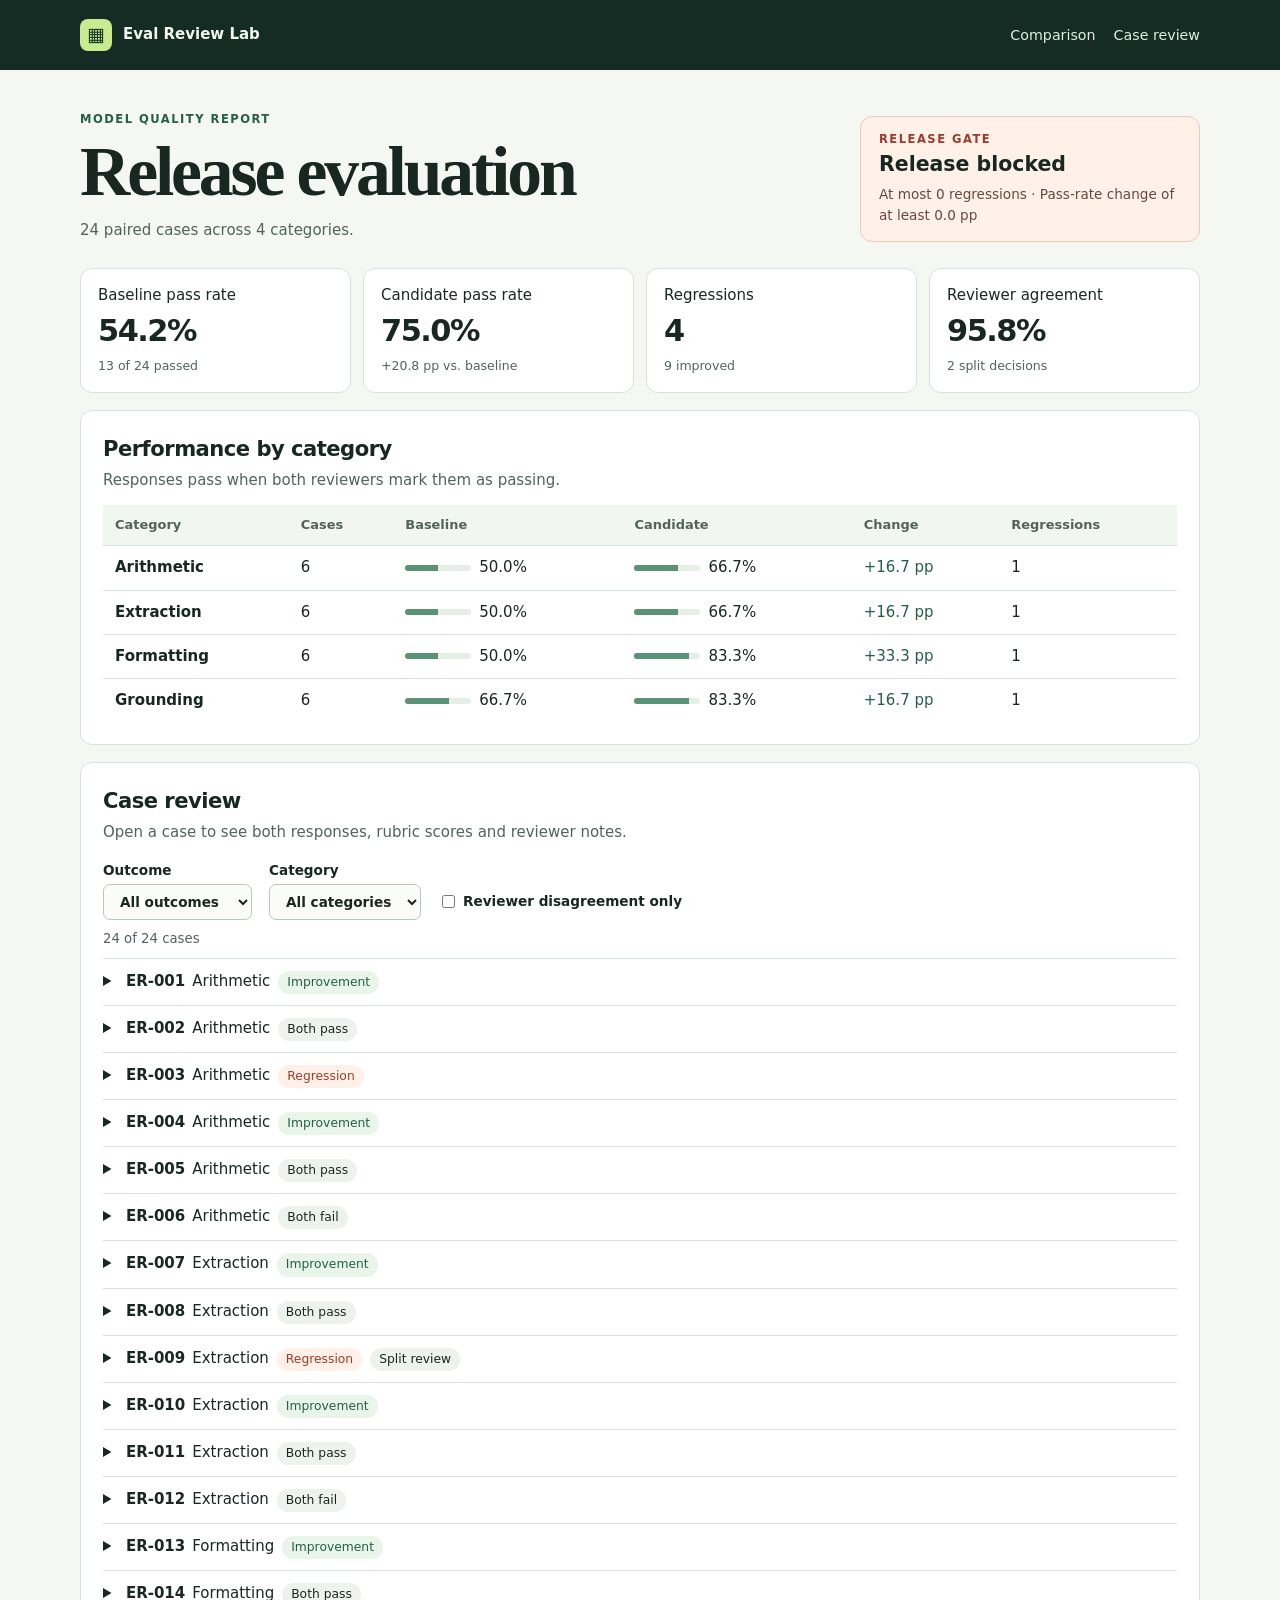
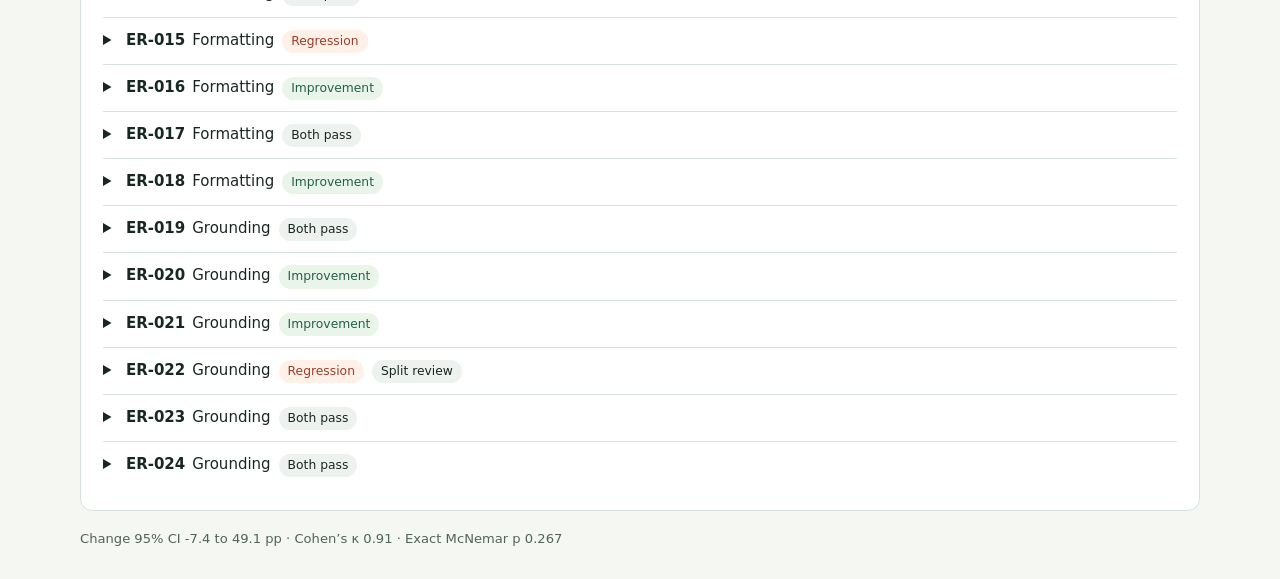
<file: docs/index.html>
<!doctype html>
<html lang="en">
<head>
  <meta charset="utf-8">
  <meta name="viewport" content="width=device-width, initial-scale=1">
  <title>Eval Review Lab</title>
  <style>:root {
  color-scheme: light;
  --ink: #192722;
  --muted: #52635a;
  --line: #d8e2dc;
  --green: #246048;
  --red: #9b3d2c;
  --paper: #f4f7f2;
  font-family: "Open Sans", system-ui, sans-serif;
}
* { box-sizing: border-box; }
body { margin: 0; color: var(--ink); background: var(--paper); font-size: 15px; line-height: 1.55; }
.shell { width: min(1120px, calc(100% - 48px)); margin: auto; }
.header { background: #142c23; color: #f1f8f0; }
.header-inner { min-height: 70px; display: flex; align-items: center; justify-content: space-between; gap: 18px; }
.brand { font-weight: 750; display: flex; align-items: center; gap: 11px; }
.mark { display: grid; place-items: center; width: 32px; height: 32px; border-radius: 8px; background: #c9eb90; color: #183426; font-size: 19px; }
nav { display: flex; flex-wrap: wrap; gap: 18px; }
nav a { color: #e2eee4; text-decoration: none; font-size: .89rem; }
nav a:hover { text-decoration: underline; }
a:focus-visible, summary:focus-visible, select:focus-visible, input:focus-visible { outline: 3px solid #328b68; outline-offset: 3px; }
.hero { padding: 42px 0 26px; display: grid; grid-template-columns: 1fr minmax(240px, 340px); align-items: end; gap: 25px; }
.eyebrow { font: 700 .72rem system-ui, sans-serif; letter-spacing: .13em; color: var(--green); }
h1, h2, p { margin: 0; }
h1 { font: 600 clamp(2.55rem, 6.2vw, 4.35rem)/1.05 Georgia, serif; letter-spacing: -.045em; margin: 9px 0 11px; }
h2 { font-size: 1.32rem; letter-spacing: -.025em; margin-bottom: 3px; }
.muted { color: var(--muted); }
.decision { background: #fff0e8; border: 1px solid #ebcabb; padding: 15px 18px; border-radius: 12px; }
.decision .eyebrow { color: var(--red); }
.decision strong { display: block; font-size: 1.28rem; margin: 3px 0; }
.decision p:last-child { color: #67483d; font-size: .85rem; }
.decision.passed { background: #e6f4e5; border-color: #bcdcc3; }
.decision.passed .eyebrow, .decision.passed p:last-child { color: #2b5e47; }
.metrics { display: grid; grid-template-columns: repeat(4, 1fr); gap: 12px; }
.metric, .panel { background: white; border: 1px solid var(--line); border-radius: 12px; }
.metric { padding: 15px 17px; }
.metric strong { display: block; font-size: 1.9rem; line-height: 1.2; margin: 5px 0; font-variant-numeric: tabular-nums; letter-spacing: -.05em; }
.metric small { color: var(--muted); }
.panel { padding: 22px; margin-top: 17px; scroll-margin-top: 16px; }
.table-scroll { overflow-x: auto; }
table { width: 100%; min-width: 585px; border-collapse: collapse; margin-top: 13px; font-variant-numeric: tabular-nums; }
th, td { border-bottom: 1px solid var(--line); padding: 10px 12px; text-align: left; }
thead th { color: var(--muted); background: #f2f6f1; font-size: .81rem; }
tbody tr:last-child > * { border-bottom: 0; }
.rate { display: flex; align-items: center; gap: 8px; }
meter { width: 66px; height: 12px; accent-color: var(--green); }
meter::-webkit-meter-bar { border: 0; background: #e7eee8; }
meter::-webkit-meter-optimum-value { background: #599275; }
.up { color: var(--green); }
.down { color: var(--red); }
.filters { display: flex; align-items: end; flex-wrap: wrap; gap: 12px 17px; margin: 16px 0 9px; }
.filters label { font-size: .85rem; font-weight: 650; }
select { display: block; font: inherit; color: var(--ink); background: #fbfcfa; border: 1px solid #b8c8bd; border-radius: 7px; padding: 8px 12px; margin-top: 3px; max-width: 100%; }
.check { display: flex; align-items: center; padding: 8px 0; gap: 5px; }
#count { font-size: .83rem; margin: 8px 0; }
.case { border-top: 1px solid var(--line); }
summary { padding: 11px 0; cursor: pointer; }
summary strong { margin: 0 7px; }
.tag { display: inline-block; margin: 0 0 0 8px; border-radius: 100px; padding: 2px 9px; font-size: .77rem; background: #eef2ee; }
.tag.down { background: #fff0e8; }
.tag.up { background: #e9f5e9; }
.case-body { padding: 0 10px 15px; }
.prompt { white-space: pre-wrap; margin: 5px 0 13px; }
.case-grid { display: grid; grid-template-columns: repeat(2, minmax(0, 1fr)); gap: 12px; }
.variant { background: #f6f8f5; border-radius: 8px; padding: 13px; overflow-wrap: anywhere; }
.variant h3 { margin: 0 0 5px; font-size: .95rem; }
.response { white-space: pre-wrap; }
.reviews { list-style: none; padding: 0; margin-bottom: 0; }
.reviews li { border-top: 1px solid var(--line); padding: 8px 0 3px; }
.reviews small { display: block; color: var(--muted); }
footer { padding: 18px 0 30px; font-size: .82rem; }
@media (max-width: 720px) {
  .hero, .case-grid { grid-template-columns: 1fr; }
  .metrics { grid-template-columns: repeat(2, 1fr); }
  .hero { padding-top: 29px; }
}
@media (max-width: 420px) {
  .shell { width: calc(100% - 28px); }
  .panel { padding: 15px; }
  .header-inner { flex-wrap: wrap; padding: 12px 0; gap: 6px; }
  nav { width: 100%; }
}
</style>
</head>
<body>
  <header class="header">
    <div class="shell header-inner">
      <div class="brand"><span class="mark" aria-hidden="true">▦</span> Eval Review Lab</div>
      <nav aria-label="Report sections"><a href="#comparison">Comparison</a><a href="#case-review">Case review</a></nav>
    </div>
  </header>
  <main class="shell">
    <section class="hero" aria-labelledby="title">
      <div>
        <p class="eyebrow">MODEL QUALITY REPORT</p>
        <h1 id="title">Release evaluation</h1>
        <p id="summary" class="muted"></p>
      </div>
      <aside class="decision" aria-label="Release gate">
        <p class="eyebrow">RELEASE GATE</p>
        <strong id="gate-status"></strong>
        <p id="gate-detail"></p>
      </aside>
    </section>
    <section id="metrics" class="metrics" aria-label="Key metrics"></section>
    <section class="panel" id="comparison" aria-labelledby="comparison-title">
      <h2 id="comparison-title">Performance by category</h2>
      <p class="muted">Responses pass when both reviewers mark them as passing.</p>
      <div class="table-scroll">
        <table>
          <thead><tr><th scope="col">Category</th><th scope="col">Cases</th><th scope="col">Baseline</th><th scope="col">Candidate</th><th scope="col">Change</th><th scope="col">Regressions</th></tr></thead>
          <tbody id="categories"></tbody>
        </table>
      </div>
    </section>
    <section class="panel" id="case-review" aria-labelledby="case-title">
      <h2 id="case-title">Case review</h2>
      <p class="muted">Open a case to see both responses, rubric scores and reviewer notes.</p>
      <div class="filters">
        <label>Outcome <select id="outcome"><option value="all">All outcomes</option><option value="regression">Regression</option><option value="improvement">Improvement</option><option value="unchanged_pass">Both pass</option><option value="unchanged_fail">Both fail</option></select></label>
        <label>Category <select id="category"><option value="">All categories</option></select></label>
        <label class="check"><input type="checkbox" id="split"> Reviewer disagreement only</label>
      </div>
      <p id="count" class="muted" role="status"></p>
      <div id="cases"></div>
    </section>
    <footer class="muted" id="method"></footer>
  </main>
  <script type="application/json" id="report-data">{
  "overall": {
    "cases": 24,
    "baseline_passes": 13,
    "candidate_passes": 18,
    "delta_pp": 20.833333333333332,
    "improvements": 9,
    "regressions": 4,
    "disagreements": 2,
    "agreement_rate": 0.9583333333333334,
    "cohens_kappa": 0.9064327485380118,
    "paired_p_value": 0.2668457031250002,
    "delta_ci_pp": [
      -7.407672281696523,
      49.07433894836319
    ]
  },
  "categories": {
    "Arithmetic": {
      "cases": 6,
      "baseline_passes": 3,
      "candidate_passes": 4,
      "delta_pp": 16.666666666666668,
      "improvements": 2,
      "regressions": 1,
      "disagreements": 0,
      "agreement_rate": 1.0
    },
    "Extraction": {
      "cases": 6,
      "baseline_passes": 3,
      "candidate_passes": 4,
      "delta_pp": 16.666666666666668,
      "improvements": 2,
      "regressions": 1,
      "disagreements": 1,
      "agreement_rate": 0.9166666666666666
    },
    "Formatting": {
      "cases": 6,
      "baseline_passes": 3,
      "candidate_passes": 5,
      "delta_pp": 33.333333333333336,
      "improvements": 3,
      "regressions": 1,
      "disagreements": 0,
      "agreement_rate": 1.0
    },
    "Grounding": {
      "cases": 6,
      "baseline_passes": 4,
      "candidate_passes": 5,
      "delta_pp": 16.666666666666668,
      "improvements": 2,
      "regressions": 1,
      "disagreements": 1,
      "agreement_rate": 0.9166666666666666
    }
  },
  "gate": {
    "max_regressions": 0,
    "min_delta_pp": 0,
    "passed": false
  },
  "cases": [
    {
      "id": "ER-001",
      "category": "Arithmetic",
      "prompt": "A reviewer earns $32/hour and works 7.5 hours. Give the gross total.",
      "baseline": {
        "response": "$224",
        "reviews": [
          {
            "reviewer": "reviewer-a",
            "verdict": "fail",
            "scores": {
              "accuracy": 2,
              "instruction_following": 5,
              "clarity": 5
            },
            "note": "Seven and a half hours at $32 is $240."
          },
          {
            "reviewer": "reviewer-b",
            "verdict": "fail",
            "scores": {
              "accuracy": 2,
              "instruction_following": 5,
              "clarity": 5
            },
            "note": "Seven and a half hours at $32 is $240."
          }
        ]
      },
      "candidate": {
        "response": "$240",
        "reviews": [
          {
            "reviewer": "reviewer-a",
            "verdict": "pass",
            "scores": {
              "accuracy": 5,
              "instruction_following": 5,
              "clarity": 5
            },
            "note": "Meets the requested output and matches the expected answer."
          },
          {
            "reviewer": "reviewer-b",
            "verdict": "pass",
            "scores": {
              "accuracy": 5,
              "instruction_following": 5,
              "clarity": 5
            },
            "note": "Meets the requested output and matches the expected answer."
          }
        ]
      },
      "case_id": "ER-001",
      "baseline_pass": 0,
      "candidate_pass": 1,
      "baseline_disagreement": 0,
      "candidate_disagreement": 0
    },
    {
      "id": "ER-002",
      "category": "Arithmetic",
      "prompt": "Out of 40 cases, 6 failed. What percent passed?",
      "baseline": {
        "response": "85%",
        "reviews": [
          {
            "reviewer": "reviewer-a",
            "verdict": "pass",
            "scores": {
              "accuracy": 5,
              "instruction_following": 5,
              "clarity": 5
            },
            "note": "Thirty-four of forty cases passed."
          },
          {
            "reviewer": "reviewer-b",
            "verdict": "pass",
            "scores": {
              "accuracy": 5,
              "instruction_following": 5,
              "clarity": 5
            },
            "note": "Thirty-four of forty cases passed."
          }
        ]
      },
      "candidate": {
        "response": "85%",
        "reviews": [
          {
            "reviewer": "reviewer-a",
            "verdict": "pass",
            "scores": {
              "accuracy": 5,
              "instruction_following": 5,
              "clarity": 5
            },
            "note": "Thirty-four of forty cases passed."
          },
          {
            "reviewer": "reviewer-b",
            "verdict": "pass",
            "scores": {
              "accuracy": 5,
              "instruction_following": 5,
              "clarity": 5
            },
            "note": "Thirty-four of forty cases passed."
          }
        ]
      },
      "case_id": "ER-002",
      "baseline_pass": 1,
      "candidate_pass": 1,
      "baseline_disagreement": 0,
      "candidate_disagreement": 0
    },
    {
      "id": "ER-003",
      "category": "Arithmetic",
      "prompt": "Convert 2.25 hours to minutes.",
      "baseline": {
        "response": "135 minutes",
        "reviews": [
          {
            "reviewer": "reviewer-a",
            "verdict": "pass",
            "scores": {
              "accuracy": 5,
              "instruction_following": 5,
              "clarity": 5
            },
            "note": "Meets the requested output and matches the expected answer."
          },
          {
            "reviewer": "reviewer-b",
            "verdict": "pass",
            "scores": {
              "accuracy": 5,
              "instruction_following": 5,
              "clarity": 5
            },
            "note": "Meets the requested output and matches the expected answer."
          }
        ]
      },
      "candidate": {
        "response": "125 minutes",
        "reviews": [
          {
            "reviewer": "reviewer-a",
            "verdict": "fail",
            "scores": {
              "accuracy": 2,
              "instruction_following": 5,
              "clarity": 5
            },
            "note": "Two hours plus a quarter hour is 135 minutes."
          },
          {
            "reviewer": "reviewer-b",
            "verdict": "fail",
            "scores": {
              "accuracy": 2,
              "instruction_following": 5,
              "clarity": 5
            },
            "note": "Two hours plus a quarter hour is 135 minutes."
          }
        ]
      },
      "case_id": "ER-003",
      "baseline_pass": 1,
      "candidate_pass": 0,
      "baseline_disagreement": 0,
      "candidate_disagreement": 0
    },
    {
      "id": "ER-004",
      "category": "Arithmetic",
      "prompt": "A pass rate rises from 60% to 75%. Give the change in percentage points.",
      "baseline": {
        "response": "25 percentage points",
        "reviews": [
          {
            "reviewer": "reviewer-a",
            "verdict": "fail",
            "scores": {
              "accuracy": 2,
              "instruction_following": 5,
              "clarity": 5
            },
            "note": "Subtract the two displayed rates."
          },
          {
            "reviewer": "reviewer-b",
            "verdict": "fail",
            "scores": {
              "accuracy": 2,
              "instruction_following": 5,
              "clarity": 5
            },
            "note": "Subtract the two displayed rates."
          }
        ]
      },
      "candidate": {
        "response": "15 percentage points",
        "reviews": [
          {
            "reviewer": "reviewer-a",
            "verdict": "pass",
            "scores": {
              "accuracy": 5,
              "instruction_following": 5,
              "clarity": 5
            },
            "note": "Meets the requested output and matches the expected answer."
          },
          {
            "reviewer": "reviewer-b",
            "verdict": "pass",
            "scores": {
              "accuracy": 5,
              "instruction_following": 5,
              "clarity": 5
            },
            "note": "Meets the requested output and matches the expected answer."
          }
        ]
      },
      "case_id": "ER-004",
      "baseline_pass": 0,
      "candidate_pass": 1,
      "baseline_disagreement": 0,
      "candidate_disagreement": 0
    },
    {
      "id": "ER-005",
      "category": "Arithmetic",
      "prompt": "Split a $48.60 bill equally among three people.",
      "baseline": {
        "response": "$16.20 per person",
        "reviews": [
          {
            "reviewer": "reviewer-a",
            "verdict": "pass",
            "scores": {
              "accuracy": 5,
              "instruction_following": 5,
              "clarity": 5
            },
            "note": "The split is correct and clearly stated."
          },
          {
            "reviewer": "reviewer-b",
            "verdict": "pass",
            "scores": {
              "accuracy": 5,
              "instruction_following": 5,
              "clarity": 5
            },
            "note": "The split is correct and clearly stated."
          }
        ]
      },
      "candidate": {
        "response": "$16.20 each",
        "reviews": [
          {
            "reviewer": "reviewer-a",
            "verdict": "pass",
            "scores": {
              "accuracy": 5,
              "instruction_following": 5,
              "clarity": 5
            },
            "note": "The split is correct and clearly stated."
          },
          {
            "reviewer": "reviewer-b",
            "verdict": "pass",
            "scores": {
              "accuracy": 5,
              "instruction_following": 5,
              "clarity": 5
            },
            "note": "The split is correct and clearly stated."
          }
        ]
      },
      "case_id": "ER-005",
      "baseline_pass": 1,
      "candidate_pass": 1,
      "baseline_disagreement": 0,
      "candidate_disagreement": 0
    },
    {
      "id": "ER-006",
      "category": "Arithmetic",
      "prompt": "Three reviewers each review 12 cases. One case was reviewed by all three, and all other cases were reviewed once. How many unique cases are there?",
      "baseline": {
        "response": "33",
        "reviews": [
          {
            "reviewer": "reviewer-a",
            "verdict": "fail",
            "scores": {
              "accuracy": 2,
              "instruction_following": 5,
              "clarity": 5
            },
            "note": "The shared case contributes two extra counts, so 34 cases are unique."
          },
          {
            "reviewer": "reviewer-b",
            "verdict": "fail",
            "scores": {
              "accuracy": 2,
              "instruction_following": 5,
              "clarity": 5
            },
            "note": "The shared case contributes two extra counts, so 34 cases are unique."
          }
        ]
      },
      "candidate": {
        "response": "36",
        "reviews": [
          {
            "reviewer": "reviewer-a",
            "verdict": "fail",
            "scores": {
              "accuracy": 2,
              "instruction_following": 5,
              "clarity": 5
            },
            "note": "The shared case contributes two extra counts, so 34 cases are unique."
          },
          {
            "reviewer": "reviewer-b",
            "verdict": "fail",
            "scores": {
              "accuracy": 2,
              "instruction_following": 5,
              "clarity": 5
            },
            "note": "The shared case contributes two extra counts, so 34 cases are unique."
          }
        ]
      },
      "case_id": "ER-006",
      "baseline_pass": 0,
      "candidate_pass": 0,
      "baseline_disagreement": 0,
      "candidate_disagreement": 0
    },
    {
      "id": "ER-007",
      "category": "Extraction",
      "prompt": "From 'Invoice 412: received April 8; due April 22', return the due date.",
      "baseline": {
        "response": "April 8",
        "reviews": [
          {
            "reviewer": "reviewer-a",
            "verdict": "fail",
            "scores": {
              "accuracy": 2,
              "instruction_following": 5,
              "clarity": 5
            },
            "note": "The due date is April 22."
          },
          {
            "reviewer": "reviewer-b",
            "verdict": "fail",
            "scores": {
              "accuracy": 2,
              "instruction_following": 5,
              "clarity": 5
            },
            "note": "The due date is April 22."
          }
        ]
      },
      "candidate": {
        "response": "April 22",
        "reviews": [
          {
            "reviewer": "reviewer-a",
            "verdict": "pass",
            "scores": {
              "accuracy": 5,
              "instruction_following": 5,
              "clarity": 5
            },
            "note": "Meets the requested output and matches the expected answer."
          },
          {
            "reviewer": "reviewer-b",
            "verdict": "pass",
            "scores": {
              "accuracy": 5,
              "instruction_following": 5,
              "clarity": 5
            },
            "note": "Meets the requested output and matches the expected answer."
          }
        ]
      },
      "case_id": "ER-007",
      "baseline_pass": 0,
      "candidate_pass": 1,
      "baseline_disagreement": 0,
      "candidate_disagreement": 0
    },
    {
      "id": "ER-008",
      "category": "Extraction",
      "prompt": "From 'West: closed; East: open; North: pending', give the open region.",
      "baseline": {
        "response": "East",
        "reviews": [
          {
            "reviewer": "reviewer-a",
            "verdict": "pass",
            "scores": {
              "accuracy": 5,
              "instruction_following": 5,
              "clarity": 5
            },
            "note": "East is explicitly listed as open."
          },
          {
            "reviewer": "reviewer-b",
            "verdict": "pass",
            "scores": {
              "accuracy": 5,
              "instruction_following": 5,
              "clarity": 5
            },
            "note": "East is explicitly listed as open."
          }
        ]
      },
      "candidate": {
        "response": "East",
        "reviews": [
          {
            "reviewer": "reviewer-a",
            "verdict": "pass",
            "scores": {
              "accuracy": 5,
              "instruction_following": 5,
              "clarity": 5
            },
            "note": "East is explicitly listed as open."
          },
          {
            "reviewer": "reviewer-b",
            "verdict": "pass",
            "scores": {
              "accuracy": 5,
              "instruction_following": 5,
              "clarity": 5
            },
            "note": "East is explicitly listed as open."
          }
        ]
      },
      "case_id": "ER-008",
      "baseline_pass": 1,
      "candidate_pass": 1,
      "baseline_disagreement": 0,
      "candidate_disagreement": 0
    },
    {
      "id": "ER-009",
      "category": "Extraction",
      "prompt": "Read 'Priority: High; Owner: Maya; Status: Blocked'. Return the owner only.",
      "baseline": {
        "response": "Maya",
        "reviews": [
          {
            "reviewer": "reviewer-a",
            "verdict": "pass",
            "scores": {
              "accuracy": 5,
              "instruction_following": 5,
              "clarity": 5
            },
            "note": "Meets the requested output and matches the expected answer."
          },
          {
            "reviewer": "reviewer-b",
            "verdict": "pass",
            "scores": {
              "accuracy": 5,
              "instruction_following": 5,
              "clarity": 5
            },
            "note": "Meets the requested output and matches the expected answer."
          }
        ]
      },
      "candidate": {
        "response": "Owner: Maya",
        "reviews": [
          {
            "reviewer": "reviewer-a",
            "verdict": "pass",
            "scores": {
              "accuracy": 5,
              "instruction_following": 4,
              "clarity": 5
            },
            "note": "The correct owner is clear despite the extra label."
          },
          {
            "reviewer": "reviewer-b",
            "verdict": "fail",
            "scores": {
              "accuracy": 5,
              "instruction_following": 3,
              "clarity": 5
            },
            "note": "The owner is right, but the prompt asks for the name only."
          }
        ]
      },
      "case_id": "ER-009",
      "baseline_pass": 1,
      "candidate_pass": 0,
      "baseline_disagreement": 0,
      "candidate_disagreement": 1
    },
    {
      "id": "ER-010",
      "category": "Extraction",
      "prompt": "From '12 submitted, 9 passed, 2 failed, 1 pending', return the pending count.",
      "baseline": {
        "response": "2",
        "reviews": [
          {
            "reviewer": "reviewer-a",
            "verdict": "fail",
            "scores": {
              "accuracy": 2,
              "instruction_following": 5,
              "clarity": 5
            },
            "note": "The record lists one pending case."
          },
          {
            "reviewer": "reviewer-b",
            "verdict": "fail",
            "scores": {
              "accuracy": 2,
              "instruction_following": 5,
              "clarity": 5
            },
            "note": "The record lists one pending case."
          }
        ]
      },
      "candidate": {
        "response": "1",
        "reviews": [
          {
            "reviewer": "reviewer-a",
            "verdict": "pass",
            "scores": {
              "accuracy": 5,
              "instruction_following": 5,
              "clarity": 5
            },
            "note": "Meets the requested output and matches the expected answer."
          },
          {
            "reviewer": "reviewer-b",
            "verdict": "pass",
            "scores": {
              "accuracy": 5,
              "instruction_following": 5,
              "clarity": 5
            },
            "note": "Meets the requested output and matches the expected answer."
          }
        ]
      },
      "case_id": "ER-010",
      "baseline_pass": 0,
      "candidate_pass": 1,
      "baseline_disagreement": 0,
      "candidate_disagreement": 0
    },
    {
      "id": "ER-011",
      "category": "Extraction",
      "prompt": "The deadline list reads 'QA Tue; Release Fri'. What day is Release?",
      "baseline": {
        "response": "Friday",
        "reviews": [
          {
            "reviewer": "reviewer-a",
            "verdict": "pass",
            "scores": {
              "accuracy": 5,
              "instruction_following": 5,
              "clarity": 5
            },
            "note": "Both forms identify the correct day."
          },
          {
            "reviewer": "reviewer-b",
            "verdict": "pass",
            "scores": {
              "accuracy": 5,
              "instruction_following": 5,
              "clarity": 5
            },
            "note": "Both forms identify the correct day."
          }
        ]
      },
      "candidate": {
        "response": "Fri",
        "reviews": [
          {
            "reviewer": "reviewer-a",
            "verdict": "pass",
            "scores": {
              "accuracy": 5,
              "instruction_following": 5,
              "clarity": 5
            },
            "note": "Both forms identify the correct day."
          },
          {
            "reviewer": "reviewer-b",
            "verdict": "pass",
            "scores": {
              "accuracy": 5,
              "instruction_following": 5,
              "clarity": 5
            },
            "note": "Both forms identify the correct day."
          }
        ]
      },
      "case_id": "ER-011",
      "baseline_pass": 1,
      "candidate_pass": 1,
      "baseline_disagreement": 0,
      "candidate_disagreement": 0
    },
    {
      "id": "ER-012",
      "category": "Extraction",
      "prompt": "From 'A: 12; B: 12; C: 9', give all labels tied for the highest value.",
      "baseline": {
        "response": "A",
        "reviews": [
          {
            "reviewer": "reviewer-a",
            "verdict": "fail",
            "scores": {
              "accuracy": 2,
              "instruction_following": 5,
              "clarity": 5
            },
            "note": "Both A and B must be included."
          },
          {
            "reviewer": "reviewer-b",
            "verdict": "fail",
            "scores": {
              "accuracy": 2,
              "instruction_following": 5,
              "clarity": 5
            },
            "note": "Both A and B must be included."
          }
        ]
      },
      "candidate": {
        "response": "B",
        "reviews": [
          {
            "reviewer": "reviewer-a",
            "verdict": "fail",
            "scores": {
              "accuracy": 2,
              "instruction_following": 5,
              "clarity": 5
            },
            "note": "Both A and B must be included."
          },
          {
            "reviewer": "reviewer-b",
            "verdict": "fail",
            "scores": {
              "accuracy": 2,
              "instruction_following": 5,
              "clarity": 5
            },
            "note": "Both A and B must be included."
          }
        ]
      },
      "case_id": "ER-012",
      "baseline_pass": 0,
      "candidate_pass": 0,
      "baseline_disagreement": 0,
      "candidate_disagreement": 0
    },
    {
      "id": "ER-013",
      "category": "Formatting",
      "prompt": "Return an array of strings containing red and blue, in that order. Output JSON only.",
      "baseline": {
        "response": "red, blue",
        "reviews": [
          {
            "reviewer": "reviewer-a",
            "verdict": "fail",
            "scores": {
              "accuracy": 5,
              "instruction_following": 2,
              "clarity": 5
            },
            "note": "The requested output is a valid JSON array."
          },
          {
            "reviewer": "reviewer-b",
            "verdict": "fail",
            "scores": {
              "accuracy": 5,
              "instruction_following": 2,
              "clarity": 5
            },
            "note": "The requested output is a valid JSON array."
          }
        ]
      },
      "candidate": {
        "response": "[\"red\", \"blue\"]",
        "reviews": [
          {
            "reviewer": "reviewer-a",
            "verdict": "pass",
            "scores": {
              "accuracy": 5,
              "instruction_following": 5,
              "clarity": 5
            },
            "note": "Meets the requested output and matches the expected answer."
          },
          {
            "reviewer": "reviewer-b",
            "verdict": "pass",
            "scores": {
              "accuracy": 5,
              "instruction_following": 5,
              "clarity": 5
            },
            "note": "Meets the requested output and matches the expected answer."
          }
        ]
      },
      "case_id": "ER-013",
      "baseline_pass": 0,
      "candidate_pass": 1,
      "baseline_disagreement": 0,
      "candidate_disagreement": 0
    },
    {
      "id": "ER-014",
      "category": "Formatting",
      "prompt": "Return a single lowercase word meaning the opposite of 'on'.",
      "baseline": {
        "response": "off",
        "reviews": [
          {
            "reviewer": "reviewer-a",
            "verdict": "pass",
            "scores": {
              "accuracy": 5,
              "instruction_following": 5,
              "clarity": 5
            },
            "note": "The answer meets the one-word and lowercase constraints."
          },
          {
            "reviewer": "reviewer-b",
            "verdict": "pass",
            "scores": {
              "accuracy": 5,
              "instruction_following": 5,
              "clarity": 5
            },
            "note": "The answer meets the one-word and lowercase constraints."
          }
        ]
      },
      "candidate": {
        "response": "off",
        "reviews": [
          {
            "reviewer": "reviewer-a",
            "verdict": "pass",
            "scores": {
              "accuracy": 5,
              "instruction_following": 5,
              "clarity": 5
            },
            "note": "The answer meets the one-word and lowercase constraints."
          },
          {
            "reviewer": "reviewer-b",
            "verdict": "pass",
            "scores": {
              "accuracy": 5,
              "instruction_following": 5,
              "clarity": 5
            },
            "note": "The answer meets the one-word and lowercase constraints."
          }
        ]
      },
      "case_id": "ER-014",
      "baseline_pass": 1,
      "candidate_pass": 1,
      "baseline_disagreement": 0,
      "candidate_disagreement": 0
    },
    {
      "id": "ER-015",
      "category": "Formatting",
      "prompt": "Give the ISO date for March 5, 2026. Output the date only.",
      "baseline": {
        "response": "2026-03-05",
        "reviews": [
          {
            "reviewer": "reviewer-a",
            "verdict": "pass",
            "scores": {
              "accuracy": 5,
              "instruction_following": 5,
              "clarity": 5
            },
            "note": "Meets the requested output and matches the expected answer."
          },
          {
            "reviewer": "reviewer-b",
            "verdict": "pass",
            "scores": {
              "accuracy": 5,
              "instruction_following": 5,
              "clarity": 5
            },
            "note": "Meets the requested output and matches the expected answer."
          }
        ]
      },
      "candidate": {
        "response": "The ISO date is 2026-03-05.",
        "reviews": [
          {
            "reviewer": "reviewer-a",
            "verdict": "fail",
            "scores": {
              "accuracy": 5,
              "instruction_following": 2,
              "clarity": 5
            },
            "note": "The answer includes extra text despite the date-only instruction."
          },
          {
            "reviewer": "reviewer-b",
            "verdict": "fail",
            "scores": {
              "accuracy": 5,
              "instruction_following": 2,
              "clarity": 5
            },
            "note": "The answer includes extra text despite the date-only instruction."
          }
        ]
      },
      "case_id": "ER-015",
      "baseline_pass": 1,
      "candidate_pass": 0,
      "baseline_disagreement": 0,
      "candidate_disagreement": 0
    },
    {
      "id": "ER-016",
      "category": "Formatting",
      "prompt": "Return a two-column CSV header for id and status, in that order.",
      "baseline": {
        "response": "status,id",
        "reviews": [
          {
            "reviewer": "reviewer-a",
            "verdict": "fail",
            "scores": {
              "accuracy": 5,
              "instruction_following": 2,
              "clarity": 5
            },
            "note": "The fields must appear in the requested order."
          },
          {
            "reviewer": "reviewer-b",
            "verdict": "fail",
            "scores": {
              "accuracy": 5,
              "instruction_following": 2,
              "clarity": 5
            },
            "note": "The fields must appear in the requested order."
          }
        ]
      },
      "candidate": {
        "response": "id,status",
        "reviews": [
          {
            "reviewer": "reviewer-a",
            "verdict": "pass",
            "scores": {
              "accuracy": 5,
              "instruction_following": 5,
              "clarity": 5
            },
            "note": "Meets the requested output and matches the expected answer."
          },
          {
            "reviewer": "reviewer-b",
            "verdict": "pass",
            "scores": {
              "accuracy": 5,
              "instruction_following": 5,
              "clarity": 5
            },
            "note": "Meets the requested output and matches the expected answer."
          }
        ]
      },
      "case_id": "ER-016",
      "baseline_pass": 0,
      "candidate_pass": 1,
      "baseline_disagreement": 0,
      "candidate_disagreement": 0
    },
    {
      "id": "ER-017",
      "category": "Formatting",
      "prompt": "Label 'The meeting moved to Tuesday' as schedule or billing. Reply with the label only.",
      "baseline": {
        "response": "schedule",
        "reviews": [
          {
            "reviewer": "reviewer-a",
            "verdict": "pass",
            "scores": {
              "accuracy": 5,
              "instruction_following": 5,
              "clarity": 5
            },
            "note": "The response uses the correct label with no extra text."
          },
          {
            "reviewer": "reviewer-b",
            "verdict": "pass",
            "scores": {
              "accuracy": 5,
              "instruction_following": 5,
              "clarity": 5
            },
            "note": "The response uses the correct label with no extra text."
          }
        ]
      },
      "candidate": {
        "response": "schedule",
        "reviews": [
          {
            "reviewer": "reviewer-a",
            "verdict": "pass",
            "scores": {
              "accuracy": 5,
              "instruction_following": 5,
              "clarity": 5
            },
            "note": "The response uses the correct label with no extra text."
          },
          {
            "reviewer": "reviewer-b",
            "verdict": "pass",
            "scores": {
              "accuracy": 5,
              "instruction_following": 5,
              "clarity": 5
            },
            "note": "The response uses the correct label with no extra text."
          }
        ]
      },
      "case_id": "ER-017",
      "baseline_pass": 1,
      "candidate_pass": 1,
      "baseline_disagreement": 0,
      "candidate_disagreement": 0
    },
    {
      "id": "ER-018",
      "category": "Formatting",
      "prompt": "Return a JSON object with boolean key reviewed set to true.",
      "baseline": {
        "response": "{\"reviewed\":\"true\"}",
        "reviews": [
          {
            "reviewer": "reviewer-a",
            "verdict": "fail",
            "scores": {
              "accuracy": 5,
              "instruction_following": 2,
              "clarity": 5
            },
            "note": "A JSON boolean is required. A quoted value is a string."
          },
          {
            "reviewer": "reviewer-b",
            "verdict": "fail",
            "scores": {
              "accuracy": 5,
              "instruction_following": 2,
              "clarity": 5
            },
            "note": "A JSON boolean is required. A quoted value is a string."
          }
        ]
      },
      "candidate": {
        "response": "{\"reviewed\":true}",
        "reviews": [
          {
            "reviewer": "reviewer-a",
            "verdict": "pass",
            "scores": {
              "accuracy": 5,
              "instruction_following": 5,
              "clarity": 5
            },
            "note": "Meets the requested output and matches the expected answer."
          },
          {
            "reviewer": "reviewer-b",
            "verdict": "pass",
            "scores": {
              "accuracy": 5,
              "instruction_following": 5,
              "clarity": 5
            },
            "note": "Meets the requested output and matches the expected answer."
          }
        ]
      },
      "case_id": "ER-018",
      "baseline_pass": 0,
      "candidate_pass": 1,
      "baseline_disagreement": 0,
      "candidate_disagreement": 0
    },
    {
      "id": "ER-019",
      "category": "Grounding",
      "prompt": "Policy excerpt: 'Refund requests must arrive within 14 calendar days.' What is the deadline?",
      "baseline": {
        "response": "14 calendar days",
        "reviews": [
          {
            "reviewer": "reviewer-a",
            "verdict": "pass",
            "scores": {
              "accuracy": 5,
              "instruction_following": 5,
              "clarity": 5
            },
            "note": "The exact time window matches the excerpt."
          },
          {
            "reviewer": "reviewer-b",
            "verdict": "pass",
            "scores": {
              "accuracy": 5,
              "instruction_following": 5,
              "clarity": 5
            },
            "note": "The exact time window matches the excerpt."
          }
        ]
      },
      "candidate": {
        "response": "14 calendar days",
        "reviews": [
          {
            "reviewer": "reviewer-a",
            "verdict": "pass",
            "scores": {
              "accuracy": 5,
              "instruction_following": 5,
              "clarity": 5
            },
            "note": "The exact time window matches the excerpt."
          },
          {
            "reviewer": "reviewer-b",
            "verdict": "pass",
            "scores": {
              "accuracy": 5,
              "instruction_following": 5,
              "clarity": 5
            },
            "note": "The exact time window matches the excerpt."
          }
        ]
      },
      "case_id": "ER-019",
      "baseline_pass": 1,
      "candidate_pass": 1,
      "baseline_disagreement": 0,
      "candidate_disagreement": 0
    },
    {
      "id": "ER-020",
      "category": "Grounding",
      "prompt": "Status note: 'The build is complete. Security review is pending.' Can the team say security review is complete?",
      "baseline": {
        "response": "Yes, the build is complete.",
        "reviews": [
          {
            "reviewer": "reviewer-a",
            "verdict": "fail",
            "scores": {
              "accuracy": 2,
              "instruction_following": 5,
              "clarity": 5
            },
            "note": "The build and security review have different statuses."
          },
          {
            "reviewer": "reviewer-b",
            "verdict": "fail",
            "scores": {
              "accuracy": 2,
              "instruction_following": 5,
              "clarity": 5
            },
            "note": "The build and security review have different statuses."
          }
        ]
      },
      "candidate": {
        "response": "No. The security review is still pending.",
        "reviews": [
          {
            "reviewer": "reviewer-a",
            "verdict": "pass",
            "scores": {
              "accuracy": 5,
              "instruction_following": 5,
              "clarity": 5
            },
            "note": "Meets the requested output and matches the expected answer."
          },
          {
            "reviewer": "reviewer-b",
            "verdict": "pass",
            "scores": {
              "accuracy": 5,
              "instruction_following": 5,
              "clarity": 5
            },
            "note": "Meets the requested output and matches the expected answer."
          }
        ]
      },
      "case_id": "ER-020",
      "baseline_pass": 0,
      "candidate_pass": 1,
      "baseline_disagreement": 0,
      "candidate_disagreement": 0
    },
    {
      "id": "ER-021",
      "category": "Grounding",
      "prompt": "Order note: 'Package shipped June 12.' What date did it arrive?",
      "baseline": {
        "response": "June 12",
        "reviews": [
          {
            "reviewer": "reviewer-a",
            "verdict": "fail",
            "scores": {
              "accuracy": 2,
              "instruction_following": 5,
              "clarity": 5
            },
            "note": "The note gives a ship date only."
          },
          {
            "reviewer": "reviewer-b",
            "verdict": "fail",
            "scores": {
              "accuracy": 2,
              "instruction_following": 5,
              "clarity": 5
            },
            "note": "The note gives a ship date only."
          }
        ]
      },
      "candidate": {
        "response": "The arrival date is unspecified.",
        "reviews": [
          {
            "reviewer": "reviewer-a",
            "verdict": "pass",
            "scores": {
              "accuracy": 5,
              "instruction_following": 5,
              "clarity": 5
            },
            "note": "Meets the requested output and matches the expected answer."
          },
          {
            "reviewer": "reviewer-b",
            "verdict": "pass",
            "scores": {
              "accuracy": 5,
              "instruction_following": 5,
              "clarity": 5
            },
            "note": "Meets the requested output and matches the expected answer."
          }
        ]
      },
      "case_id": "ER-021",
      "baseline_pass": 0,
      "candidate_pass": 1,
      "baseline_disagreement": 0,
      "candidate_disagreement": 0
    },
    {
      "id": "ER-022",
      "category": "Grounding",
      "prompt": "Policy excerpt: 'Managers approve stipends above $100.' Who approves a $90 stipend?",
      "baseline": {
        "response": "The excerpt does not specify.",
        "reviews": [
          {
            "reviewer": "reviewer-a",
            "verdict": "pass",
            "scores": {
              "accuracy": 5,
              "instruction_following": 5,
              "clarity": 5
            },
            "note": "Meets the requested output and matches the expected answer."
          },
          {
            "reviewer": "reviewer-b",
            "verdict": "pass",
            "scores": {
              "accuracy": 5,
              "instruction_following": 5,
              "clarity": 5
            },
            "note": "Meets the requested output and matches the expected answer."
          }
        ]
      },
      "candidate": {
        "response": "A manager probably approves it.",
        "reviews": [
          {
            "reviewer": "reviewer-a",
            "verdict": "pass",
            "scores": {
              "accuracy": 4,
              "instruction_following": 5,
              "clarity": 5
            },
            "note": "The wording signals uncertainty, which this reviewer accepted."
          },
          {
            "reviewer": "reviewer-b",
            "verdict": "fail",
            "scores": {
              "accuracy": 3,
              "instruction_following": 5,
              "clarity": 5
            },
            "note": "The excerpt does not establish the approval rule for $90."
          }
        ]
      },
      "case_id": "ER-022",
      "baseline_pass": 1,
      "candidate_pass": 0,
      "baseline_disagreement": 0,
      "candidate_disagreement": 1
    },
    {
      "id": "ER-023",
      "category": "Grounding",
      "prompt": "Note: 'Jamie will send the agenda. Pat will reserve the room.' Who reserves the room?",
      "baseline": {
        "response": "Pat",
        "reviews": [
          {
            "reviewer": "reviewer-a",
            "verdict": "pass",
            "scores": {
              "accuracy": 5,
              "instruction_following": 5,
              "clarity": 5
            },
            "note": "The response matches the stated assignment."
          },
          {
            "reviewer": "reviewer-b",
            "verdict": "pass",
            "scores": {
              "accuracy": 5,
              "instruction_following": 5,
              "clarity": 5
            },
            "note": "The response matches the stated assignment."
          }
        ]
      },
      "candidate": {
        "response": "Pat",
        "reviews": [
          {
            "reviewer": "reviewer-a",
            "verdict": "pass",
            "scores": {
              "accuracy": 5,
              "instruction_following": 5,
              "clarity": 5
            },
            "note": "The response matches the stated assignment."
          },
          {
            "reviewer": "reviewer-b",
            "verdict": "pass",
            "scores": {
              "accuracy": 5,
              "instruction_following": 5,
              "clarity": 5
            },
            "note": "The response matches the stated assignment."
          }
        ]
      },
      "case_id": "ER-023",
      "baseline_pass": 1,
      "candidate_pass": 1,
      "baseline_disagreement": 0,
      "candidate_disagreement": 0
    },
    {
      "id": "ER-024",
      "category": "Grounding",
      "prompt": "Release note: 'Dark mode is available on desktop only.' Is it available on mobile?",
      "baseline": {
        "response": "No. Desktop only.",
        "reviews": [
          {
            "reviewer": "reviewer-a",
            "verdict": "pass",
            "scores": {
              "accuracy": 5,
              "instruction_following": 5,
              "clarity": 5
            },
            "note": "Both responses reflect the stated platform limit."
          },
          {
            "reviewer": "reviewer-b",
            "verdict": "pass",
            "scores": {
              "accuracy": 5,
              "instruction_following": 5,
              "clarity": 5
            },
            "note": "Both responses reflect the stated platform limit."
          }
        ]
      },
      "candidate": {
        "response": "No, it\u2019s available on desktop.",
        "reviews": [
          {
            "reviewer": "reviewer-a",
            "verdict": "pass",
            "scores": {
              "accuracy": 5,
              "instruction_following": 5,
              "clarity": 5
            },
            "note": "Both responses reflect the stated platform limit."
          },
          {
            "reviewer": "reviewer-b",
            "verdict": "pass",
            "scores": {
              "accuracy": 5,
              "instruction_following": 5,
              "clarity": 5
            },
            "note": "Both responses reflect the stated platform limit."
          }
        ]
      },
      "case_id": "ER-024",
      "baseline_pass": 1,
      "candidate_pass": 1,
      "baseline_disagreement": 0,
      "candidate_disagreement": 0
    }
  ]
}</script>
  <script>"use strict";

const report = JSON.parse(document.querySelector("#report-data").textContent);
const get = (id) => document.getElementById(id);
const rate = (fraction) => `${(100 * fraction).toFixed(1)}%`;
const delta = (value) => `${value > 0 ? "+" : ""}${value.toFixed(1)} pp`;

function element(tag, text, style) {
  const node = document.createElement(tag);
  if (text !== undefined) node.textContent = text;
  if (style) node.className = style;
  return node;
}

const overall = report.overall;
const gate = report.gate;
get("summary").textContent = `${overall.cases} paired cases across ${Object.keys(report.categories).length} categories.`;
get("gate-status").textContent = gate.passed ? "Within thresholds" : "Release blocked";
get("gate-status").parentElement.classList.toggle("passed", gate.passed);
get("gate-detail").textContent = `At most ${gate.max_regressions} regressions · Pass-rate change of at least ${delta(gate.min_delta_pp)}`;

const metrics = [
  ["Baseline pass rate", rate(overall.baseline_passes / overall.cases), `${overall.baseline_passes} of ${overall.cases} passed`],
  ["Candidate pass rate", rate(overall.candidate_passes / overall.cases), `${delta(overall.delta_pp)} vs. baseline`],
  ["Regressions", overall.regressions, `${overall.improvements} improved`],
  ["Reviewer agreement", rate(overall.agreement_rate), `${overall.disagreements} split decisions`],
];
for (const [label, value, detail] of metrics) {
  const card = element("article", undefined, "metric");
  card.append(element("p", label), element("strong", value), element("small", detail));
  get("metrics").append(card);
}

function rateCell(passes, count) {
  const cell = element("td");
  const chart = element("div", undefined, "rate");
  const bar = element("meter");
  bar.min = 0;
  bar.max = 1;
  bar.value = passes / count;
  bar.setAttribute("aria-hidden", "true");
  chart.append(bar, element("span", rate(passes / count)));
  cell.append(chart);
  return cell;
}

for (const [name, stats] of Object.entries(report.categories)) {
  const row = element("tr");
  const label = element("th", name);
  label.scope = "row";
  row.append(label, element("td", stats.cases),
    rateCell(stats.baseline_passes, stats.cases), rateCell(stats.candidate_passes, stats.cases),
    element("td", delta(stats.delta_pp), stats.delta_pp > 0 ? "up" : stats.delta_pp < 0 ? "down" : ""),
    element("td", stats.regressions));
  get("categories").append(row);
  const option = element("option", name);
  option.value = name;
  get("category").append(option);
}

function outcome(row) {
  if (row.baseline_pass) return row.candidate_pass ? "unchanged_pass" : "regression";
  return row.candidate_pass ? "improvement" : "unchanged_fail";
}

const labels = {
  regression: "Regression", improvement: "Improvement",
  unchanged_pass: "Both pass", unchanged_fail: "Both fail",
};

function variant(row, side) {
  const block = element("section", undefined, "variant");
  const decision = row[`${side}_pass`] ? "Pass" : "Fail";
  block.append(element("h3", `${side === "baseline" ? "Baseline" : "Candidate"} · ${decision}`),
    element("p", row[side].response, "response"));
  const list = element("ul", undefined, "reviews");
  for (const review of row[side].reviews) {
    const item = element("li");
    const scores = review.scores;
    item.append(
      element("strong", `${review.reviewer} · ${review.verdict}`),
      element("small", `Accuracy ${scores.accuracy}/5 · Instructions ${scores.instruction_following}/5 · Clarity ${scores.clarity}/5`),
      element("p", review.note),
    );
    list.append(item);
  }
  block.append(list);
  return block;
}

function caseDetails(row, result) {
  const details = element("details", undefined, "case");
  const title = element("summary");
  const color = result === "regression" ? " down" : result === "improvement" ? " up" : "";
  title.append(element("strong", row.id), element("span", row.category),
    element("span", labels[result], `tag${color}`));
  if (row.baseline_disagreement || row.candidate_disagreement) {
    title.append(element("span", "Split review", "tag"));
  }
  const body = element("div", undefined, "case-body");
  const pair = element("div", undefined, "case-grid");
  pair.append(variant(row, "baseline"), variant(row, "candidate"));
  body.append(element("strong", "Prompt"), element("p", row.prompt, "prompt"), pair);
  details.append(title, body);
  return details;
}

const rows = report.cases.map((row) => ({ row, result: outcome(row) }));

function renderCases() {
  const selectedOutcome = get("outcome").value;
  const selectedCategory = get("category").value;
  const splitOnly = get("split").checked;
  const matching = rows.filter(({ row, result }) =>
    (selectedOutcome === "all" || result === selectedOutcome)
    && (!selectedCategory || row.category === selectedCategory)
    && (!splitOnly || row.baseline_disagreement || row.candidate_disagreement));
  get("count").textContent = `${matching.length} of ${rows.length} cases`;
  get("cases").replaceChildren();
  for (const { row, result } of matching) get("cases").append(caseDetails(row, result));
  if (!matching.length) get("cases").append(element("p", "No cases match these filters."));
}

for (const id of ["outcome", "category", "split"]) get(id).addEventListener("change", renderCases);
const kappa = overall.cohens_kappa;
const pValue = overall.paired_p_value;
const [ciLow, ciHigh] = overall.delta_ci_pp;
get("method").textContent = `Change 95% CI ${ciLow.toFixed(1)} to ${ciHigh.toFixed(1)} pp · Cohen’s κ ${kappa === null ? "unavailable for these ratings" : kappa.toFixed(2)} · Exact McNemar p ${pValue < 0.001 ? "< 0.001" : pValue.toFixed(3)}`;
renderCases();
</script>
</body>
</html>
</file>
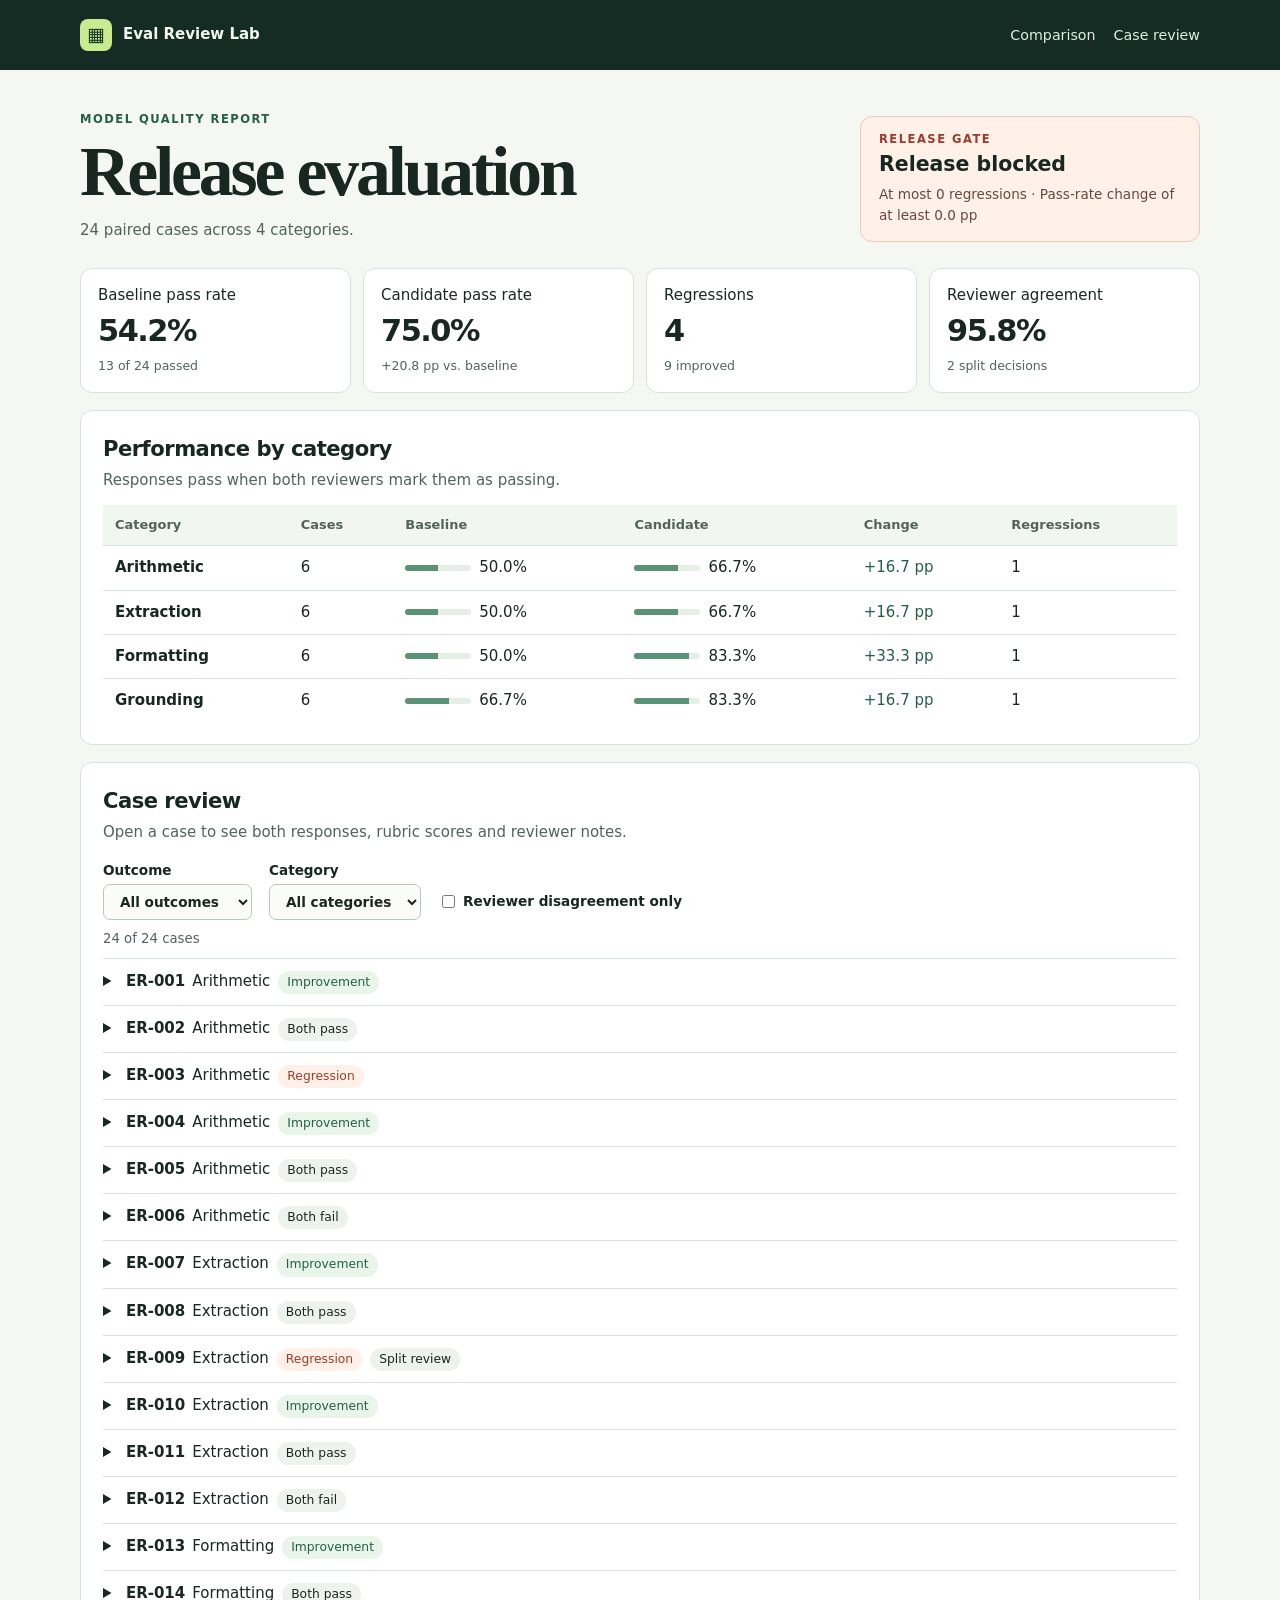
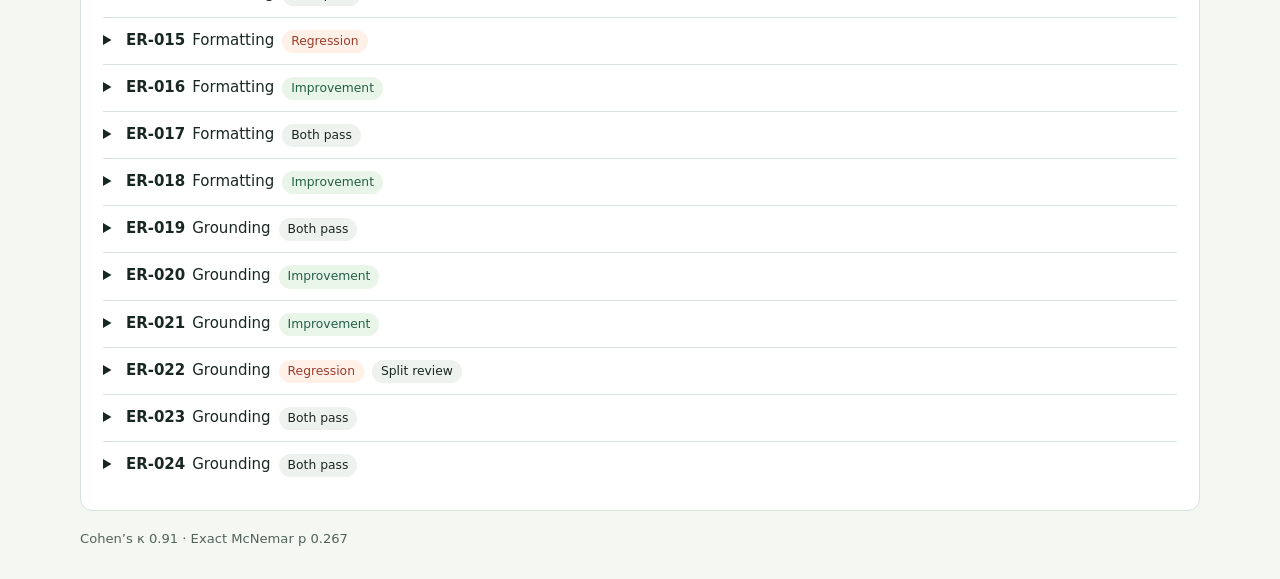
<file: docs/demo.html>
<!doctype html>
<html lang="en">
<head>
  <meta charset="utf-8">
  <meta name="viewport" content="width=device-width, initial-scale=1">
  <title>Eval Review Lab</title>
  <style>:root {
  color-scheme: light;
  --ink: #192722;
  --muted: #52635a;
  --line: #d8e2dc;
  --green: #246048;
  --red: #9b3d2c;
  --paper: #f4f7f2;
  font-family: "Open Sans", system-ui, sans-serif;
}
* { box-sizing: border-box; }
body { margin: 0; color: var(--ink); background: var(--paper); font-size: 15px; line-height: 1.55; }
.shell { width: min(1120px, calc(100% - 48px)); margin: auto; }
.header { background: #142c23; color: #f1f8f0; }
.header-inner { min-height: 70px; display: flex; align-items: center; justify-content: space-between; gap: 18px; }
.brand { font-weight: 750; display: flex; align-items: center; gap: 11px; }
.mark { display: grid; place-items: center; width: 32px; height: 32px; border-radius: 8px; background: #c9eb90; color: #183426; font-size: 19px; }
nav { display: flex; flex-wrap: wrap; gap: 18px; }
nav a { color: #e2eee4; text-decoration: none; font-size: .89rem; }
nav a:hover { text-decoration: underline; }
a:focus-visible, summary:focus-visible, select:focus-visible, input:focus-visible { outline: 3px solid #328b68; outline-offset: 3px; }
.hero { padding: 42px 0 26px; display: grid; grid-template-columns: 1fr minmax(240px, 340px); align-items: end; gap: 25px; }
.eyebrow { font: 700 .72rem system-ui, sans-serif; letter-spacing: .13em; color: var(--green); }
h1, h2, p { margin: 0; }
h1 { font: 600 clamp(2.55rem, 6.2vw, 4.35rem)/1.05 Georgia, serif; letter-spacing: -.045em; margin: 9px 0 11px; }
h2 { font-size: 1.32rem; letter-spacing: -.025em; margin-bottom: 3px; }
.muted { color: var(--muted); }
.decision { background: #fff0e8; border: 1px solid #ebcabb; padding: 15px 18px; border-radius: 12px; }
.decision .eyebrow { color: var(--red); }
.decision strong { display: block; font-size: 1.28rem; margin: 3px 0; }
.decision p:last-child { color: #67483d; font-size: .85rem; }
.decision.passed { background: #e6f4e5; border-color: #bcdcc3; }
.decision.passed .eyebrow, .decision.passed p:last-child { color: #2b5e47; }
.metrics { display: grid; grid-template-columns: repeat(4, 1fr); gap: 12px; }
.metric, .panel { background: white; border: 1px solid var(--line); border-radius: 12px; }
.metric { padding: 15px 17px; }
.metric strong { display: block; font-size: 1.9rem; line-height: 1.2; margin: 5px 0; font-variant-numeric: tabular-nums; letter-spacing: -.05em; }
.metric small { color: var(--muted); }
.panel { padding: 22px; margin-top: 17px; scroll-margin-top: 16px; }
.table-scroll { overflow-x: auto; }
table { width: 100%; min-width: 585px; border-collapse: collapse; margin-top: 13px; font-variant-numeric: tabular-nums; }
th, td { border-bottom: 1px solid var(--line); padding: 10px 12px; text-align: left; }
thead th { color: var(--muted); background: #f2f6f1; font-size: .81rem; }
tbody tr:last-child > * { border-bottom: 0; }
.rate { display: flex; align-items: center; gap: 8px; }
meter { width: 66px; height: 12px; accent-color: var(--green); }
meter::-webkit-meter-bar { border: 0; background: #e7eee8; }
meter::-webkit-meter-optimum-value { background: #599275; }
.up { color: var(--green); }
.down { color: var(--red); }
.filters { display: flex; align-items: end; flex-wrap: wrap; gap: 12px 17px; margin: 16px 0 9px; }
.filters label { font-size: .85rem; font-weight: 650; }
select { display: block; font: inherit; color: var(--ink); background: #fbfcfa; border: 1px solid #b8c8bd; border-radius: 7px; padding: 8px 12px; margin-top: 3px; max-width: 100%; }
.check { display: flex; align-items: center; padding: 8px 0; gap: 5px; }
#count { font-size: .83rem; margin: 8px 0; }
.case { border-top: 1px solid var(--line); }
summary { padding: 11px 0; cursor: pointer; }
summary strong { margin: 0 7px; }
.tag { display: inline-block; margin: 0 0 0 8px; border-radius: 100px; padding: 2px 9px; font-size: .77rem; background: #eef2ee; }
.tag.down { background: #fff0e8; }
.tag.up { background: #e9f5e9; }
.case-body { padding: 0 10px 15px; }
.prompt { white-space: pre-wrap; margin: 5px 0 13px; }
.case-grid { display: grid; grid-template-columns: repeat(2, minmax(0, 1fr)); gap: 12px; }
.variant { background: #f6f8f5; border-radius: 8px; padding: 13px; overflow-wrap: anywhere; }
.variant h3 { margin: 0 0 5px; font-size: .95rem; }
.response { white-space: pre-wrap; }
.reviews { list-style: none; padding: 0; margin-bottom: 0; }
.reviews li { border-top: 1px solid var(--line); padding: 8px 0 3px; }
.reviews small { display: block; color: var(--muted); }
footer { padding: 18px 0 30px; font-size: .82rem; }
@media (max-width: 720px) {
  .hero, .case-grid { grid-template-columns: 1fr; }
  .metrics { grid-template-columns: repeat(2, 1fr); }
  .hero { padding-top: 29px; }
}
@media (max-width: 420px) {
  .shell { width: calc(100% - 28px); }
  .panel { padding: 15px; }
  .header-inner { flex-wrap: wrap; padding: 12px 0; gap: 6px; }
  nav { width: 100%; }
}
</style>
</head>
<body>
  <header class="header">
    <div class="shell header-inner">
      <div class="brand"><span class="mark" aria-hidden="true">▦</span> Eval Review Lab</div>
      <nav aria-label="Report sections"><a href="#comparison">Comparison</a><a href="#case-review">Case review</a></nav>
    </div>
  </header>
  <main class="shell">
    <section class="hero" aria-labelledby="title">
      <div>
        <p class="eyebrow">MODEL QUALITY REPORT</p>
        <h1 id="title">Release evaluation</h1>
        <p id="summary" class="muted"></p>
      </div>
      <aside class="decision" aria-label="Release gate">
        <p class="eyebrow">RELEASE GATE</p>
        <strong id="gate-status"></strong>
        <p id="gate-detail"></p>
      </aside>
    </section>
    <section id="metrics" class="metrics" aria-label="Key metrics"></section>
    <section class="panel" id="comparison" aria-labelledby="comparison-title">
      <h2 id="comparison-title">Performance by category</h2>
      <p class="muted">Responses pass when both reviewers mark them as passing.</p>
      <div class="table-scroll">
        <table>
          <thead><tr><th scope="col">Category</th><th scope="col">Cases</th><th scope="col">Baseline</th><th scope="col">Candidate</th><th scope="col">Change</th><th scope="col">Regressions</th></tr></thead>
          <tbody id="categories"></tbody>
        </table>
      </div>
    </section>
    <section class="panel" id="case-review" aria-labelledby="case-title">
      <h2 id="case-title">Case review</h2>
      <p class="muted">Open a case to see both responses, rubric scores and reviewer notes.</p>
      <div class="filters">
        <label>Outcome <select id="outcome"><option value="all">All outcomes</option><option value="regression">Regression</option><option value="improvement">Improvement</option><option value="unchanged_pass">Both pass</option><option value="unchanged_fail">Both fail</option></select></label>
        <label>Category <select id="category"><option value="">All categories</option></select></label>
        <label class="check"><input type="checkbox" id="split"> Reviewer disagreement only</label>
      </div>
      <p id="count" class="muted" role="status"></p>
      <div id="cases"></div>
    </section>
    <footer class="muted" id="method"></footer>
  </main>
  <script type="application/json" id="report-data">{
  "overall": {
    "cases": 24,
    "baseline_passes": 13,
    "candidate_passes": 18,
    "delta_pp": 20.833333333333332,
    "improvements": 9,
    "regressions": 4,
    "disagreements": 2,
    "agreement_rate": 0.9583333333333334,
    "cohens_kappa": 0.9064327485380118,
    "paired_p_value": 0.2668457031250002
  },
  "categories": {
    "Arithmetic": {
      "cases": 6,
      "baseline_passes": 3,
      "candidate_passes": 4,
      "delta_pp": 16.666666666666668,
      "improvements": 2,
      "regressions": 1,
      "disagreements": 0,
      "agreement_rate": 1.0
    },
    "Extraction": {
      "cases": 6,
      "baseline_passes": 3,
      "candidate_passes": 4,
      "delta_pp": 16.666666666666668,
      "improvements": 2,
      "regressions": 1,
      "disagreements": 1,
      "agreement_rate": 0.9166666666666666
    },
    "Formatting": {
      "cases": 6,
      "baseline_passes": 3,
      "candidate_passes": 5,
      "delta_pp": 33.333333333333336,
      "improvements": 3,
      "regressions": 1,
      "disagreements": 0,
      "agreement_rate": 1.0
    },
    "Grounding": {
      "cases": 6,
      "baseline_passes": 4,
      "candidate_passes": 5,
      "delta_pp": 16.666666666666668,
      "improvements": 2,
      "regressions": 1,
      "disagreements": 1,
      "agreement_rate": 0.9166666666666666
    }
  },
  "gate": {
    "max_regressions": 0,
    "min_delta_pp": 0,
    "passed": false
  },
  "cases": [
    {
      "id": "ER-001",
      "category": "Arithmetic",
      "prompt": "A reviewer earns $32/hour and works 7.5 hours. Give the gross total.",
      "baseline": {
        "response": "$224",
        "reviews": [
          {
            "reviewer": "reviewer-a",
            "verdict": "fail",
            "scores": {
              "accuracy": 2,
              "instruction_following": 5,
              "clarity": 5
            },
            "note": "Seven and a half hours at $32 is $240."
          },
          {
            "reviewer": "reviewer-b",
            "verdict": "fail",
            "scores": {
              "accuracy": 2,
              "instruction_following": 5,
              "clarity": 5
            },
            "note": "Seven and a half hours at $32 is $240."
          }
        ]
      },
      "candidate": {
        "response": "$240",
        "reviews": [
          {
            "reviewer": "reviewer-a",
            "verdict": "pass",
            "scores": {
              "accuracy": 5,
              "instruction_following": 5,
              "clarity": 5
            },
            "note": "Meets the requested output and matches the expected answer."
          },
          {
            "reviewer": "reviewer-b",
            "verdict": "pass",
            "scores": {
              "accuracy": 5,
              "instruction_following": 5,
              "clarity": 5
            },
            "note": "Meets the requested output and matches the expected answer."
          }
        ]
      },
      "case_id": "ER-001",
      "baseline_pass": 0,
      "candidate_pass": 1,
      "baseline_disagreement": 0,
      "candidate_disagreement": 0
    },
    {
      "id": "ER-002",
      "category": "Arithmetic",
      "prompt": "Out of 40 cases, 6 failed. What percent passed?",
      "baseline": {
        "response": "85%",
        "reviews": [
          {
            "reviewer": "reviewer-a",
            "verdict": "pass",
            "scores": {
              "accuracy": 5,
              "instruction_following": 5,
              "clarity": 5
            },
            "note": "Thirty-four of forty cases passed."
          },
          {
            "reviewer": "reviewer-b",
            "verdict": "pass",
            "scores": {
              "accuracy": 5,
              "instruction_following": 5,
              "clarity": 5
            },
            "note": "Thirty-four of forty cases passed."
          }
        ]
      },
      "candidate": {
        "response": "85%",
        "reviews": [
          {
            "reviewer": "reviewer-a",
            "verdict": "pass",
            "scores": {
              "accuracy": 5,
              "instruction_following": 5,
              "clarity": 5
            },
            "note": "Thirty-four of forty cases passed."
          },
          {
            "reviewer": "reviewer-b",
            "verdict": "pass",
            "scores": {
              "accuracy": 5,
              "instruction_following": 5,
              "clarity": 5
            },
            "note": "Thirty-four of forty cases passed."
          }
        ]
      },
      "case_id": "ER-002",
      "baseline_pass": 1,
      "candidate_pass": 1,
      "baseline_disagreement": 0,
      "candidate_disagreement": 0
    },
    {
      "id": "ER-003",
      "category": "Arithmetic",
      "prompt": "Convert 2.25 hours to minutes.",
      "baseline": {
        "response": "135 minutes",
        "reviews": [
          {
            "reviewer": "reviewer-a",
            "verdict": "pass",
            "scores": {
              "accuracy": 5,
              "instruction_following": 5,
              "clarity": 5
            },
            "note": "Meets the requested output and matches the expected answer."
          },
          {
            "reviewer": "reviewer-b",
            "verdict": "pass",
            "scores": {
              "accuracy": 5,
              "instruction_following": 5,
              "clarity": 5
            },
            "note": "Meets the requested output and matches the expected answer."
          }
        ]
      },
      "candidate": {
        "response": "125 minutes",
        "reviews": [
          {
            "reviewer": "reviewer-a",
            "verdict": "fail",
            "scores": {
              "accuracy": 2,
              "instruction_following": 5,
              "clarity": 5
            },
            "note": "Two hours plus a quarter hour is 135 minutes."
          },
          {
            "reviewer": "reviewer-b",
            "verdict": "fail",
            "scores": {
              "accuracy": 2,
              "instruction_following": 5,
              "clarity": 5
            },
            "note": "Two hours plus a quarter hour is 135 minutes."
          }
        ]
      },
      "case_id": "ER-003",
      "baseline_pass": 1,
      "candidate_pass": 0,
      "baseline_disagreement": 0,
      "candidate_disagreement": 0
    },
    {
      "id": "ER-004",
      "category": "Arithmetic",
      "prompt": "A pass rate rises from 60% to 75%. Give the change in percentage points.",
      "baseline": {
        "response": "25 percentage points",
        "reviews": [
          {
            "reviewer": "reviewer-a",
            "verdict": "fail",
            "scores": {
              "accuracy": 2,
              "instruction_following": 5,
              "clarity": 5
            },
            "note": "Subtract the two displayed rates."
          },
          {
            "reviewer": "reviewer-b",
            "verdict": "fail",
            "scores": {
              "accuracy": 2,
              "instruction_following": 5,
              "clarity": 5
            },
            "note": "Subtract the two displayed rates."
          }
        ]
      },
      "candidate": {
        "response": "15 percentage points",
        "reviews": [
          {
            "reviewer": "reviewer-a",
            "verdict": "pass",
            "scores": {
              "accuracy": 5,
              "instruction_following": 5,
              "clarity": 5
            },
            "note": "Meets the requested output and matches the expected answer."
          },
          {
            "reviewer": "reviewer-b",
            "verdict": "pass",
            "scores": {
              "accuracy": 5,
              "instruction_following": 5,
              "clarity": 5
            },
            "note": "Meets the requested output and matches the expected answer."
          }
        ]
      },
      "case_id": "ER-004",
      "baseline_pass": 0,
      "candidate_pass": 1,
      "baseline_disagreement": 0,
      "candidate_disagreement": 0
    },
    {
      "id": "ER-005",
      "category": "Arithmetic",
      "prompt": "Split a $48.60 bill equally among three people.",
      "baseline": {
        "response": "$16.20 per person",
        "reviews": [
          {
            "reviewer": "reviewer-a",
            "verdict": "pass",
            "scores": {
              "accuracy": 5,
              "instruction_following": 5,
              "clarity": 5
            },
            "note": "The split is correct and clearly stated."
          },
          {
            "reviewer": "reviewer-b",
            "verdict": "pass",
            "scores": {
              "accuracy": 5,
              "instruction_following": 5,
              "clarity": 5
            },
            "note": "The split is correct and clearly stated."
          }
        ]
      },
      "candidate": {
        "response": "$16.20 each",
        "reviews": [
          {
            "reviewer": "reviewer-a",
            "verdict": "pass",
            "scores": {
              "accuracy": 5,
              "instruction_following": 5,
              "clarity": 5
            },
            "note": "The split is correct and clearly stated."
          },
          {
            "reviewer": "reviewer-b",
            "verdict": "pass",
            "scores": {
              "accuracy": 5,
              "instruction_following": 5,
              "clarity": 5
            },
            "note": "The split is correct and clearly stated."
          }
        ]
      },
      "case_id": "ER-005",
      "baseline_pass": 1,
      "candidate_pass": 1,
      "baseline_disagreement": 0,
      "candidate_disagreement": 0
    },
    {
      "id": "ER-006",
      "category": "Arithmetic",
      "prompt": "Three reviewers each review 12 cases. One case was reviewed by all three, and all other cases were reviewed once. How many unique cases are there?",
      "baseline": {
        "response": "33",
        "reviews": [
          {
            "reviewer": "reviewer-a",
            "verdict": "fail",
            "scores": {
              "accuracy": 2,
              "instruction_following": 5,
              "clarity": 5
            },
            "note": "The shared case contributes two extra counts, so 34 cases are unique."
          },
          {
            "reviewer": "reviewer-b",
            "verdict": "fail",
            "scores": {
              "accuracy": 2,
              "instruction_following": 5,
              "clarity": 5
            },
            "note": "The shared case contributes two extra counts, so 34 cases are unique."
          }
        ]
      },
      "candidate": {
        "response": "36",
        "reviews": [
          {
            "reviewer": "reviewer-a",
            "verdict": "fail",
            "scores": {
              "accuracy": 2,
              "instruction_following": 5,
              "clarity": 5
            },
            "note": "The shared case contributes two extra counts, so 34 cases are unique."
          },
          {
            "reviewer": "reviewer-b",
            "verdict": "fail",
            "scores": {
              "accuracy": 2,
              "instruction_following": 5,
              "clarity": 5
            },
            "note": "The shared case contributes two extra counts, so 34 cases are unique."
          }
        ]
      },
      "case_id": "ER-006",
      "baseline_pass": 0,
      "candidate_pass": 0,
      "baseline_disagreement": 0,
      "candidate_disagreement": 0
    },
    {
      "id": "ER-007",
      "category": "Extraction",
      "prompt": "From 'Invoice 412: received April 8; due April 22', return the due date.",
      "baseline": {
        "response": "April 8",
        "reviews": [
          {
            "reviewer": "reviewer-a",
            "verdict": "fail",
            "scores": {
              "accuracy": 2,
              "instruction_following": 5,
              "clarity": 5
            },
            "note": "The due date is April 22."
          },
          {
            "reviewer": "reviewer-b",
            "verdict": "fail",
            "scores": {
              "accuracy": 2,
              "instruction_following": 5,
              "clarity": 5
            },
            "note": "The due date is April 22."
          }
        ]
      },
      "candidate": {
        "response": "April 22",
        "reviews": [
          {
            "reviewer": "reviewer-a",
            "verdict": "pass",
            "scores": {
              "accuracy": 5,
              "instruction_following": 5,
              "clarity": 5
            },
            "note": "Meets the requested output and matches the expected answer."
          },
          {
            "reviewer": "reviewer-b",
            "verdict": "pass",
            "scores": {
              "accuracy": 5,
              "instruction_following": 5,
              "clarity": 5
            },
            "note": "Meets the requested output and matches the expected answer."
          }
        ]
      },
      "case_id": "ER-007",
      "baseline_pass": 0,
      "candidate_pass": 1,
      "baseline_disagreement": 0,
      "candidate_disagreement": 0
    },
    {
      "id": "ER-008",
      "category": "Extraction",
      "prompt": "From 'West: closed; East: open; North: pending', give the open region.",
      "baseline": {
        "response": "East",
        "reviews": [
          {
            "reviewer": "reviewer-a",
            "verdict": "pass",
            "scores": {
              "accuracy": 5,
              "instruction_following": 5,
              "clarity": 5
            },
            "note": "East is explicitly listed as open."
          },
          {
            "reviewer": "reviewer-b",
            "verdict": "pass",
            "scores": {
              "accuracy": 5,
              "instruction_following": 5,
              "clarity": 5
            },
            "note": "East is explicitly listed as open."
          }
        ]
      },
      "candidate": {
        "response": "East",
        "reviews": [
          {
            "reviewer": "reviewer-a",
            "verdict": "pass",
            "scores": {
              "accuracy": 5,
              "instruction_following": 5,
              "clarity": 5
            },
            "note": "East is explicitly listed as open."
          },
          {
            "reviewer": "reviewer-b",
            "verdict": "pass",
            "scores": {
              "accuracy": 5,
              "instruction_following": 5,
              "clarity": 5
            },
            "note": "East is explicitly listed as open."
          }
        ]
      },
      "case_id": "ER-008",
      "baseline_pass": 1,
      "candidate_pass": 1,
      "baseline_disagreement": 0,
      "candidate_disagreement": 0
    },
    {
      "id": "ER-009",
      "category": "Extraction",
      "prompt": "Read 'Priority: High; Owner: Maya; Status: Blocked'. Return the owner only.",
      "baseline": {
        "response": "Maya",
        "reviews": [
          {
            "reviewer": "reviewer-a",
            "verdict": "pass",
            "scores": {
              "accuracy": 5,
              "instruction_following": 5,
              "clarity": 5
            },
            "note": "Meets the requested output and matches the expected answer."
          },
          {
            "reviewer": "reviewer-b",
            "verdict": "pass",
            "scores": {
              "accuracy": 5,
              "instruction_following": 5,
              "clarity": 5
            },
            "note": "Meets the requested output and matches the expected answer."
          }
        ]
      },
      "candidate": {
        "response": "Owner: Maya",
        "reviews": [
          {
            "reviewer": "reviewer-a",
            "verdict": "pass",
            "scores": {
              "accuracy": 5,
              "instruction_following": 4,
              "clarity": 5
            },
            "note": "The correct owner is clear despite the extra label."
          },
          {
            "reviewer": "reviewer-b",
            "verdict": "fail",
            "scores": {
              "accuracy": 5,
              "instruction_following": 3,
              "clarity": 5
            },
            "note": "The owner is right, but the prompt asks for the name only."
          }
        ]
      },
      "case_id": "ER-009",
      "baseline_pass": 1,
      "candidate_pass": 0,
      "baseline_disagreement": 0,
      "candidate_disagreement": 1
    },
    {
      "id": "ER-010",
      "category": "Extraction",
      "prompt": "From '12 submitted, 9 passed, 2 failed, 1 pending', return the pending count.",
      "baseline": {
        "response": "2",
        "reviews": [
          {
            "reviewer": "reviewer-a",
            "verdict": "fail",
            "scores": {
              "accuracy": 2,
              "instruction_following": 5,
              "clarity": 5
            },
            "note": "The record lists one pending case."
          },
          {
            "reviewer": "reviewer-b",
            "verdict": "fail",
            "scores": {
              "accuracy": 2,
              "instruction_following": 5,
              "clarity": 5
            },
            "note": "The record lists one pending case."
          }
        ]
      },
      "candidate": {
        "response": "1",
        "reviews": [
          {
            "reviewer": "reviewer-a",
            "verdict": "pass",
            "scores": {
              "accuracy": 5,
              "instruction_following": 5,
              "clarity": 5
            },
            "note": "Meets the requested output and matches the expected answer."
          },
          {
            "reviewer": "reviewer-b",
            "verdict": "pass",
            "scores": {
              "accuracy": 5,
              "instruction_following": 5,
              "clarity": 5
            },
            "note": "Meets the requested output and matches the expected answer."
          }
        ]
      },
      "case_id": "ER-010",
      "baseline_pass": 0,
      "candidate_pass": 1,
      "baseline_disagreement": 0,
      "candidate_disagreement": 0
    },
    {
      "id": "ER-011",
      "category": "Extraction",
      "prompt": "The deadline list reads 'QA Tue; Release Fri'. What day is Release?",
      "baseline": {
        "response": "Friday",
        "reviews": [
          {
            "reviewer": "reviewer-a",
            "verdict": "pass",
            "scores": {
              "accuracy": 5,
              "instruction_following": 5,
              "clarity": 5
            },
            "note": "Both forms identify the correct day."
          },
          {
            "reviewer": "reviewer-b",
            "verdict": "pass",
            "scores": {
              "accuracy": 5,
              "instruction_following": 5,
              "clarity": 5
            },
            "note": "Both forms identify the correct day."
          }
        ]
      },
      "candidate": {
        "response": "Fri",
        "reviews": [
          {
            "reviewer": "reviewer-a",
            "verdict": "pass",
            "scores": {
              "accuracy": 5,
              "instruction_following": 5,
              "clarity": 5
            },
            "note": "Both forms identify the correct day."
          },
          {
            "reviewer": "reviewer-b",
            "verdict": "pass",
            "scores": {
              "accuracy": 5,
              "instruction_following": 5,
              "clarity": 5
            },
            "note": "Both forms identify the correct day."
          }
        ]
      },
      "case_id": "ER-011",
      "baseline_pass": 1,
      "candidate_pass": 1,
      "baseline_disagreement": 0,
      "candidate_disagreement": 0
    },
    {
      "id": "ER-012",
      "category": "Extraction",
      "prompt": "From 'A: 12; B: 12; C: 9', give all labels tied for the highest value.",
      "baseline": {
        "response": "A",
        "reviews": [
          {
            "reviewer": "reviewer-a",
            "verdict": "fail",
            "scores": {
              "accuracy": 2,
              "instruction_following": 5,
              "clarity": 5
            },
            "note": "Both A and B must be included."
          },
          {
            "reviewer": "reviewer-b",
            "verdict": "fail",
            "scores": {
              "accuracy": 2,
              "instruction_following": 5,
              "clarity": 5
            },
            "note": "Both A and B must be included."
          }
        ]
      },
      "candidate": {
        "response": "B",
        "reviews": [
          {
            "reviewer": "reviewer-a",
            "verdict": "fail",
            "scores": {
              "accuracy": 2,
              "instruction_following": 5,
              "clarity": 5
            },
            "note": "Both A and B must be included."
          },
          {
            "reviewer": "reviewer-b",
            "verdict": "fail",
            "scores": {
              "accuracy": 2,
              "instruction_following": 5,
              "clarity": 5
            },
            "note": "Both A and B must be included."
          }
        ]
      },
      "case_id": "ER-012",
      "baseline_pass": 0,
      "candidate_pass": 0,
      "baseline_disagreement": 0,
      "candidate_disagreement": 0
    },
    {
      "id": "ER-013",
      "category": "Formatting",
      "prompt": "Return an array of strings containing red and blue, in that order. Output JSON only.",
      "baseline": {
        "response": "red, blue",
        "reviews": [
          {
            "reviewer": "reviewer-a",
            "verdict": "fail",
            "scores": {
              "accuracy": 5,
              "instruction_following": 2,
              "clarity": 5
            },
            "note": "The requested output is a valid JSON array."
          },
          {
            "reviewer": "reviewer-b",
            "verdict": "fail",
            "scores": {
              "accuracy": 5,
              "instruction_following": 2,
              "clarity": 5
            },
            "note": "The requested output is a valid JSON array."
          }
        ]
      },
      "candidate": {
        "response": "[\"red\", \"blue\"]",
        "reviews": [
          {
            "reviewer": "reviewer-a",
            "verdict": "pass",
            "scores": {
              "accuracy": 5,
              "instruction_following": 5,
              "clarity": 5
            },
            "note": "Meets the requested output and matches the expected answer."
          },
          {
            "reviewer": "reviewer-b",
            "verdict": "pass",
            "scores": {
              "accuracy": 5,
              "instruction_following": 5,
              "clarity": 5
            },
            "note": "Meets the requested output and matches the expected answer."
          }
        ]
      },
      "case_id": "ER-013",
      "baseline_pass": 0,
      "candidate_pass": 1,
      "baseline_disagreement": 0,
      "candidate_disagreement": 0
    },
    {
      "id": "ER-014",
      "category": "Formatting",
      "prompt": "Return a single lowercase word meaning the opposite of 'on'.",
      "baseline": {
        "response": "off",
        "reviews": [
          {
            "reviewer": "reviewer-a",
            "verdict": "pass",
            "scores": {
              "accuracy": 5,
              "instruction_following": 5,
              "clarity": 5
            },
            "note": "The answer meets the one-word and lowercase constraints."
          },
          {
            "reviewer": "reviewer-b",
            "verdict": "pass",
            "scores": {
              "accuracy": 5,
              "instruction_following": 5,
              "clarity": 5
            },
            "note": "The answer meets the one-word and lowercase constraints."
          }
        ]
      },
      "candidate": {
        "response": "off",
        "reviews": [
          {
            "reviewer": "reviewer-a",
            "verdict": "pass",
            "scores": {
              "accuracy": 5,
              "instruction_following": 5,
              "clarity": 5
            },
            "note": "The answer meets the one-word and lowercase constraints."
          },
          {
            "reviewer": "reviewer-b",
            "verdict": "pass",
            "scores": {
              "accuracy": 5,
              "instruction_following": 5,
              "clarity": 5
            },
            "note": "The answer meets the one-word and lowercase constraints."
          }
        ]
      },
      "case_id": "ER-014",
      "baseline_pass": 1,
      "candidate_pass": 1,
      "baseline_disagreement": 0,
      "candidate_disagreement": 0
    },
    {
      "id": "ER-015",
      "category": "Formatting",
      "prompt": "Give the ISO date for March 5, 2026. Output the date only.",
      "baseline": {
        "response": "2026-03-05",
        "reviews": [
          {
            "reviewer": "reviewer-a",
            "verdict": "pass",
            "scores": {
              "accuracy": 5,
              "instruction_following": 5,
              "clarity": 5
            },
            "note": "Meets the requested output and matches the expected answer."
          },
          {
            "reviewer": "reviewer-b",
            "verdict": "pass",
            "scores": {
              "accuracy": 5,
              "instruction_following": 5,
              "clarity": 5
            },
            "note": "Meets the requested output and matches the expected answer."
          }
        ]
      },
      "candidate": {
        "response": "The ISO date is 2026-03-05.",
        "reviews": [
          {
            "reviewer": "reviewer-a",
            "verdict": "fail",
            "scores": {
              "accuracy": 5,
              "instruction_following": 2,
              "clarity": 5
            },
            "note": "The answer includes extra text despite the date-only instruction."
          },
          {
            "reviewer": "reviewer-b",
            "verdict": "fail",
            "scores": {
              "accuracy": 5,
              "instruction_following": 2,
              "clarity": 5
            },
            "note": "The answer includes extra text despite the date-only instruction."
          }
        ]
      },
      "case_id": "ER-015",
      "baseline_pass": 1,
      "candidate_pass": 0,
      "baseline_disagreement": 0,
      "candidate_disagreement": 0
    },
    {
      "id": "ER-016",
      "category": "Formatting",
      "prompt": "Return a two-column CSV header for id and status, in that order.",
      "baseline": {
        "response": "status,id",
        "reviews": [
          {
            "reviewer": "reviewer-a",
            "verdict": "fail",
            "scores": {
              "accuracy": 5,
              "instruction_following": 2,
              "clarity": 5
            },
            "note": "The fields must appear in the requested order."
          },
          {
            "reviewer": "reviewer-b",
            "verdict": "fail",
            "scores": {
              "accuracy": 5,
              "instruction_following": 2,
              "clarity": 5
            },
            "note": "The fields must appear in the requested order."
          }
        ]
      },
      "candidate": {
        "response": "id,status",
        "reviews": [
          {
            "reviewer": "reviewer-a",
            "verdict": "pass",
            "scores": {
              "accuracy": 5,
              "instruction_following": 5,
              "clarity": 5
            },
            "note": "Meets the requested output and matches the expected answer."
          },
          {
            "reviewer": "reviewer-b",
            "verdict": "pass",
            "scores": {
              "accuracy": 5,
              "instruction_following": 5,
              "clarity": 5
            },
            "note": "Meets the requested output and matches the expected answer."
          }
        ]
      },
      "case_id": "ER-016",
      "baseline_pass": 0,
      "candidate_pass": 1,
      "baseline_disagreement": 0,
      "candidate_disagreement": 0
    },
    {
      "id": "ER-017",
      "category": "Formatting",
      "prompt": "Label 'The meeting moved to Tuesday' as schedule or billing. Reply with the label only.",
      "baseline": {
        "response": "schedule",
        "reviews": [
          {
            "reviewer": "reviewer-a",
            "verdict": "pass",
            "scores": {
              "accuracy": 5,
              "instruction_following": 5,
              "clarity": 5
            },
            "note": "The response uses the correct label with no extra text."
          },
          {
            "reviewer": "reviewer-b",
            "verdict": "pass",
            "scores": {
              "accuracy": 5,
              "instruction_following": 5,
              "clarity": 5
            },
            "note": "The response uses the correct label with no extra text."
          }
        ]
      },
      "candidate": {
        "response": "schedule",
        "reviews": [
          {
            "reviewer": "reviewer-a",
            "verdict": "pass",
            "scores": {
              "accuracy": 5,
              "instruction_following": 5,
              "clarity": 5
            },
            "note": "The response uses the correct label with no extra text."
          },
          {
            "reviewer": "reviewer-b",
            "verdict": "pass",
            "scores": {
              "accuracy": 5,
              "instruction_following": 5,
              "clarity": 5
            },
            "note": "The response uses the correct label with no extra text."
          }
        ]
      },
      "case_id": "ER-017",
      "baseline_pass": 1,
      "candidate_pass": 1,
      "baseline_disagreement": 0,
      "candidate_disagreement": 0
    },
    {
      "id": "ER-018",
      "category": "Formatting",
      "prompt": "Return a JSON object with boolean key reviewed set to true.",
      "baseline": {
        "response": "{\"reviewed\":\"true\"}",
        "reviews": [
          {
            "reviewer": "reviewer-a",
            "verdict": "fail",
            "scores": {
              "accuracy": 5,
              "instruction_following": 2,
              "clarity": 5
            },
            "note": "A JSON boolean is required. A quoted value is a string."
          },
          {
            "reviewer": "reviewer-b",
            "verdict": "fail",
            "scores": {
              "accuracy": 5,
              "instruction_following": 2,
              "clarity": 5
            },
            "note": "A JSON boolean is required. A quoted value is a string."
          }
        ]
      },
      "candidate": {
        "response": "{\"reviewed\":true}",
        "reviews": [
          {
            "reviewer": "reviewer-a",
            "verdict": "pass",
            "scores": {
              "accuracy": 5,
              "instruction_following": 5,
              "clarity": 5
            },
            "note": "Meets the requested output and matches the expected answer."
          },
          {
            "reviewer": "reviewer-b",
            "verdict": "pass",
            "scores": {
              "accuracy": 5,
              "instruction_following": 5,
              "clarity": 5
            },
            "note": "Meets the requested output and matches the expected answer."
          }
        ]
      },
      "case_id": "ER-018",
      "baseline_pass": 0,
      "candidate_pass": 1,
      "baseline_disagreement": 0,
      "candidate_disagreement": 0
    },
    {
      "id": "ER-019",
      "category": "Grounding",
      "prompt": "Policy excerpt: 'Refund requests must arrive within 14 calendar days.' What is the deadline?",
      "baseline": {
        "response": "14 calendar days",
        "reviews": [
          {
            "reviewer": "reviewer-a",
            "verdict": "pass",
            "scores": {
              "accuracy": 5,
              "instruction_following": 5,
              "clarity": 5
            },
            "note": "The exact time window matches the excerpt."
          },
          {
            "reviewer": "reviewer-b",
            "verdict": "pass",
            "scores": {
              "accuracy": 5,
              "instruction_following": 5,
              "clarity": 5
            },
            "note": "The exact time window matches the excerpt."
          }
        ]
      },
      "candidate": {
        "response": "14 calendar days",
        "reviews": [
          {
            "reviewer": "reviewer-a",
            "verdict": "pass",
            "scores": {
              "accuracy": 5,
              "instruction_following": 5,
              "clarity": 5
            },
            "note": "The exact time window matches the excerpt."
          },
          {
            "reviewer": "reviewer-b",
            "verdict": "pass",
            "scores": {
              "accuracy": 5,
              "instruction_following": 5,
              "clarity": 5
            },
            "note": "The exact time window matches the excerpt."
          }
        ]
      },
      "case_id": "ER-019",
      "baseline_pass": 1,
      "candidate_pass": 1,
      "baseline_disagreement": 0,
      "candidate_disagreement": 0
    },
    {
      "id": "ER-020",
      "category": "Grounding",
      "prompt": "Status note: 'The build is complete. Security review is pending.' Can the team say security review is complete?",
      "baseline": {
        "response": "Yes, the build is complete.",
        "reviews": [
          {
            "reviewer": "reviewer-a",
            "verdict": "fail",
            "scores": {
              "accuracy": 2,
              "instruction_following": 5,
              "clarity": 5
            },
            "note": "The build and security review have different statuses."
          },
          {
            "reviewer": "reviewer-b",
            "verdict": "fail",
            "scores": {
              "accuracy": 2,
              "instruction_following": 5,
              "clarity": 5
            },
            "note": "The build and security review have different statuses."
          }
        ]
      },
      "candidate": {
        "response": "No. The security review is still pending.",
        "reviews": [
          {
            "reviewer": "reviewer-a",
            "verdict": "pass",
            "scores": {
              "accuracy": 5,
              "instruction_following": 5,
              "clarity": 5
            },
            "note": "Meets the requested output and matches the expected answer."
          },
          {
            "reviewer": "reviewer-b",
            "verdict": "pass",
            "scores": {
              "accuracy": 5,
              "instruction_following": 5,
              "clarity": 5
            },
            "note": "Meets the requested output and matches the expected answer."
          }
        ]
      },
      "case_id": "ER-020",
      "baseline_pass": 0,
      "candidate_pass": 1,
      "baseline_disagreement": 0,
      "candidate_disagreement": 0
    },
    {
      "id": "ER-021",
      "category": "Grounding",
      "prompt": "Order note: 'Package shipped June 12.' What date did it arrive?",
      "baseline": {
        "response": "June 12",
        "reviews": [
          {
            "reviewer": "reviewer-a",
            "verdict": "fail",
            "scores": {
              "accuracy": 2,
              "instruction_following": 5,
              "clarity": 5
            },
            "note": "The note gives a ship date only."
          },
          {
            "reviewer": "reviewer-b",
            "verdict": "fail",
            "scores": {
              "accuracy": 2,
              "instruction_following": 5,
              "clarity": 5
            },
            "note": "The note gives a ship date only."
          }
        ]
      },
      "candidate": {
        "response": "The arrival date is unspecified.",
        "reviews": [
          {
            "reviewer": "reviewer-a",
            "verdict": "pass",
            "scores": {
              "accuracy": 5,
              "instruction_following": 5,
              "clarity": 5
            },
            "note": "Meets the requested output and matches the expected answer."
          },
          {
            "reviewer": "reviewer-b",
            "verdict": "pass",
            "scores": {
              "accuracy": 5,
              "instruction_following": 5,
              "clarity": 5
            },
            "note": "Meets the requested output and matches the expected answer."
          }
        ]
      },
      "case_id": "ER-021",
      "baseline_pass": 0,
      "candidate_pass": 1,
      "baseline_disagreement": 0,
      "candidate_disagreement": 0
    },
    {
      "id": "ER-022",
      "category": "Grounding",
      "prompt": "Policy excerpt: 'Managers approve stipends above $100.' Who approves a $90 stipend?",
      "baseline": {
        "response": "The excerpt does not specify.",
        "reviews": [
          {
            "reviewer": "reviewer-a",
            "verdict": "pass",
            "scores": {
              "accuracy": 5,
              "instruction_following": 5,
              "clarity": 5
            },
            "note": "Meets the requested output and matches the expected answer."
          },
          {
            "reviewer": "reviewer-b",
            "verdict": "pass",
            "scores": {
              "accuracy": 5,
              "instruction_following": 5,
              "clarity": 5
            },
            "note": "Meets the requested output and matches the expected answer."
          }
        ]
      },
      "candidate": {
        "response": "A manager probably approves it.",
        "reviews": [
          {
            "reviewer": "reviewer-a",
            "verdict": "pass",
            "scores": {
              "accuracy": 4,
              "instruction_following": 5,
              "clarity": 5
            },
            "note": "The wording signals uncertainty, which this reviewer accepted."
          },
          {
            "reviewer": "reviewer-b",
            "verdict": "fail",
            "scores": {
              "accuracy": 3,
              "instruction_following": 5,
              "clarity": 5
            },
            "note": "The excerpt does not establish the approval rule for $90."
          }
        ]
      },
      "case_id": "ER-022",
      "baseline_pass": 1,
      "candidate_pass": 0,
      "baseline_disagreement": 0,
      "candidate_disagreement": 1
    },
    {
      "id": "ER-023",
      "category": "Grounding",
      "prompt": "Note: 'Jamie will send the agenda. Pat will reserve the room.' Who reserves the room?",
      "baseline": {
        "response": "Pat",
        "reviews": [
          {
            "reviewer": "reviewer-a",
            "verdict": "pass",
            "scores": {
              "accuracy": 5,
              "instruction_following": 5,
              "clarity": 5
            },
            "note": "The response matches the stated assignment."
          },
          {
            "reviewer": "reviewer-b",
            "verdict": "pass",
            "scores": {
              "accuracy": 5,
              "instruction_following": 5,
              "clarity": 5
            },
            "note": "The response matches the stated assignment."
          }
        ]
      },
      "candidate": {
        "response": "Pat",
        "reviews": [
          {
            "reviewer": "reviewer-a",
            "verdict": "pass",
            "scores": {
              "accuracy": 5,
              "instruction_following": 5,
              "clarity": 5
            },
            "note": "The response matches the stated assignment."
          },
          {
            "reviewer": "reviewer-b",
            "verdict": "pass",
            "scores": {
              "accuracy": 5,
              "instruction_following": 5,
              "clarity": 5
            },
            "note": "The response matches the stated assignment."
          }
        ]
      },
      "case_id": "ER-023",
      "baseline_pass": 1,
      "candidate_pass": 1,
      "baseline_disagreement": 0,
      "candidate_disagreement": 0
    },
    {
      "id": "ER-024",
      "category": "Grounding",
      "prompt": "Release note: 'Dark mode is available on desktop only.' Is it available on mobile?",
      "baseline": {
        "response": "No. Desktop only.",
        "reviews": [
          {
            "reviewer": "reviewer-a",
            "verdict": "pass",
            "scores": {
              "accuracy": 5,
              "instruction_following": 5,
              "clarity": 5
            },
            "note": "Both responses reflect the stated platform limit."
          },
          {
            "reviewer": "reviewer-b",
            "verdict": "pass",
            "scores": {
              "accuracy": 5,
              "instruction_following": 5,
              "clarity": 5
            },
            "note": "Both responses reflect the stated platform limit."
          }
        ]
      },
      "candidate": {
        "response": "No, it\u2019s available on desktop.",
        "reviews": [
          {
            "reviewer": "reviewer-a",
            "verdict": "pass",
            "scores": {
              "accuracy": 5,
              "instruction_following": 5,
              "clarity": 5
            },
            "note": "Both responses reflect the stated platform limit."
          },
          {
            "reviewer": "reviewer-b",
            "verdict": "pass",
            "scores": {
              "accuracy": 5,
              "instruction_following": 5,
              "clarity": 5
            },
            "note": "Both responses reflect the stated platform limit."
          }
        ]
      },
      "case_id": "ER-024",
      "baseline_pass": 1,
      "candidate_pass": 1,
      "baseline_disagreement": 0,
      "candidate_disagreement": 0
    }
  ]
}</script>
  <script>"use strict";

const report = JSON.parse(document.querySelector("#report-data").textContent);
const get = (id) => document.getElementById(id);
const rate = (fraction) => `${(100 * fraction).toFixed(1)}%`;
const delta = (value) => `${value > 0 ? "+" : ""}${value.toFixed(1)} pp`;

function element(tag, text, style) {
  const node = document.createElement(tag);
  if (text !== undefined) node.textContent = text;
  if (style) node.className = style;
  return node;
}

const overall = report.overall;
const gate = report.gate;
get("summary").textContent = `${overall.cases} paired cases across ${Object.keys(report.categories).length} categories.`;
get("gate-status").textContent = gate.passed ? "Within thresholds" : "Release blocked";
get("gate-status").parentElement.classList.toggle("passed", gate.passed);
get("gate-detail").textContent = `At most ${gate.max_regressions} regressions · Pass-rate change of at least ${delta(gate.min_delta_pp)}`;

const metrics = [
  ["Baseline pass rate", rate(overall.baseline_passes / overall.cases), `${overall.baseline_passes} of ${overall.cases} passed`],
  ["Candidate pass rate", rate(overall.candidate_passes / overall.cases), `${delta(overall.delta_pp)} vs. baseline`],
  ["Regressions", overall.regressions, `${overall.improvements} improved`],
  ["Reviewer agreement", rate(overall.agreement_rate), `${overall.disagreements} split decisions`],
];
for (const [label, value, detail] of metrics) {
  const card = element("article", undefined, "metric");
  card.append(element("p", label), element("strong", value), element("small", detail));
  get("metrics").append(card);
}

function rateCell(passes, count) {
  const cell = element("td");
  const chart = element("div", undefined, "rate");
  const bar = element("meter");
  bar.min = 0;
  bar.max = 1;
  bar.value = passes / count;
  bar.setAttribute("aria-hidden", "true");
  chart.append(bar, element("span", rate(passes / count)));
  cell.append(chart);
  return cell;
}

for (const [name, stats] of Object.entries(report.categories)) {
  const row = element("tr");
  const label = element("th", name);
  label.scope = "row";
  row.append(label, element("td", stats.cases),
    rateCell(stats.baseline_passes, stats.cases), rateCell(stats.candidate_passes, stats.cases),
    element("td", delta(stats.delta_pp), stats.delta_pp > 0 ? "up" : stats.delta_pp < 0 ? "down" : ""),
    element("td", stats.regressions));
  get("categories").append(row);
  const option = element("option", name);
  option.value = name;
  get("category").append(option);
}

function outcome(row) {
  if (row.baseline_pass) return row.candidate_pass ? "unchanged_pass" : "regression";
  return row.candidate_pass ? "improvement" : "unchanged_fail";
}

const labels = {
  regression: "Regression", improvement: "Improvement",
  unchanged_pass: "Both pass", unchanged_fail: "Both fail",
};

function variant(row, side) {
  const block = element("section", undefined, "variant");
  const decision = row[`${side}_pass`] ? "Pass" : "Fail";
  block.append(element("h3", `${side === "baseline" ? "Baseline" : "Candidate"} · ${decision}`),
    element("p", row[side].response, "response"));
  const list = element("ul", undefined, "reviews");
  for (const review of row[side].reviews) {
    const item = element("li");
    const scores = review.scores;
    item.append(
      element("strong", `${review.reviewer} · ${review.verdict}`),
      element("small", `Accuracy ${scores.accuracy}/5 · Instructions ${scores.instruction_following}/5 · Clarity ${scores.clarity}/5`),
      element("p", review.note),
    );
    list.append(item);
  }
  block.append(list);
  return block;
}

function caseDetails(row, result) {
  const details = element("details", undefined, "case");
  const title = element("summary");
  const color = result === "regression" ? " down" : result === "improvement" ? " up" : "";
  title.append(element("strong", row.id), element("span", row.category),
    element("span", labels[result], `tag${color}`));
  if (row.baseline_disagreement || row.candidate_disagreement) {
    title.append(element("span", "Split review", "tag"));
  }
  const body = element("div", undefined, "case-body");
  const pair = element("div", undefined, "case-grid");
  pair.append(variant(row, "baseline"), variant(row, "candidate"));
  body.append(element("strong", "Prompt"), element("p", row.prompt, "prompt"), pair);
  details.append(title, body);
  return details;
}

const rows = report.cases.map((row) => ({ row, result: outcome(row) }));

function renderCases() {
  const selectedOutcome = get("outcome").value;
  const selectedCategory = get("category").value;
  const splitOnly = get("split").checked;
  const matching = rows.filter(({ row, result }) =>
    (selectedOutcome === "all" || result === selectedOutcome)
    && (!selectedCategory || row.category === selectedCategory)
    && (!splitOnly || row.baseline_disagreement || row.candidate_disagreement));
  get("count").textContent = `${matching.length} of ${rows.length} cases`;
  get("cases").replaceChildren();
  for (const { row, result } of matching) get("cases").append(caseDetails(row, result));
  if (!matching.length) get("cases").append(element("p", "No cases match these filters."));
}

for (const id of ["outcome", "category", "split"]) get(id).addEventListener("change", renderCases);
const kappa = overall.cohens_kappa;
const pValue = overall.paired_p_value;
get("method").textContent = `Cohen’s κ ${kappa === null ? "unavailable for these ratings" : kappa.toFixed(2)} · Exact McNemar p ${pValue < 0.001 ? "< 0.001" : pValue.toFixed(3)}`;
renderCases();
</script>
</body>
</html>
</file>
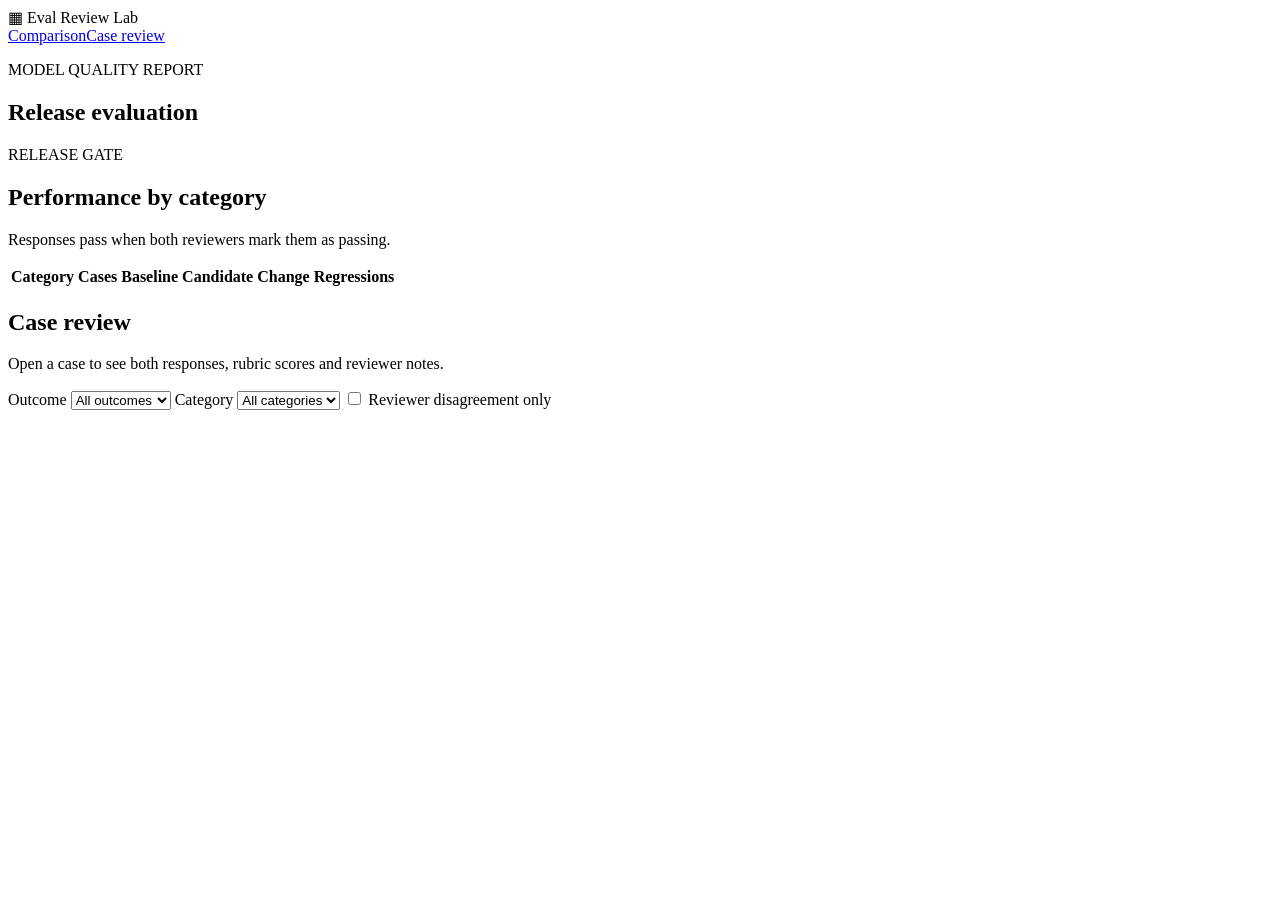
<file: eval_review/assets/report.html>
<!doctype html>
<html lang="en">
<head>
  <meta charset="utf-8">
  <meta name="viewport" content="width=device-width, initial-scale=1">
  <title>Eval Review Lab</title>
  <style>/* REPORT_CSS */</style>
</head>
<body>
  <header class="header">
    <div class="shell header-inner">
      <div class="brand"><span class="mark" aria-hidden="true">▦</span> Eval Review Lab</div>
      <nav aria-label="Report sections"><a href="#comparison">Comparison</a><a href="#case-review">Case review</a></nav>
    </div>
  </header>
  <main class="shell">
    <section class="hero" aria-labelledby="title">
      <div>
        <p class="eyebrow">MODEL QUALITY REPORT</p>
        <h1 id="title">Release evaluation</h1>
        <p id="summary" class="muted"></p>
      </div>
      <aside class="decision" aria-label="Release gate">
        <p class="eyebrow">RELEASE GATE</p>
        <strong id="gate-status"></strong>
        <p id="gate-detail"></p>
      </aside>
    </section>
    <section id="metrics" class="metrics" aria-label="Key metrics"></section>
    <section class="panel" id="comparison" aria-labelledby="comparison-title">
      <h2 id="comparison-title">Performance by category</h2>
      <p class="muted">Responses pass when both reviewers mark them as passing.</p>
      <div class="table-scroll">
        <table>
          <thead><tr><th scope="col">Category</th><th scope="col">Cases</th><th scope="col">Baseline</th><th scope="col">Candidate</th><th scope="col">Change</th><th scope="col">Regressions</th></tr></thead>
          <tbody id="categories"></tbody>
        </table>
      </div>
    </section>
    <section class="panel" id="case-review" aria-labelledby="case-title">
      <h2 id="case-title">Case review</h2>
      <p class="muted">Open a case to see both responses, rubric scores and reviewer notes.</p>
      <div class="filters">
        <label>Outcome <select id="outcome"><option value="all">All outcomes</option><option value="regression">Regression</option><option value="improvement">Improvement</option><option value="unchanged_pass">Both pass</option><option value="unchanged_fail">Both fail</option></select></label>
        <label>Category <select id="category"><option value="">All categories</option></select></label>
        <label class="check"><input type="checkbox" id="split"> Reviewer disagreement only</label>
      </div>
      <p id="count" class="muted" role="status"></p>
      <div id="cases"></div>
    </section>
    <footer class="muted" id="method"></footer>
  </main>
  <script type="application/json" id="report-data"><!-- REPORT_DATA --></script>
  <script>/* REPORT_JS */</script>
</body>
</html>
</file>
